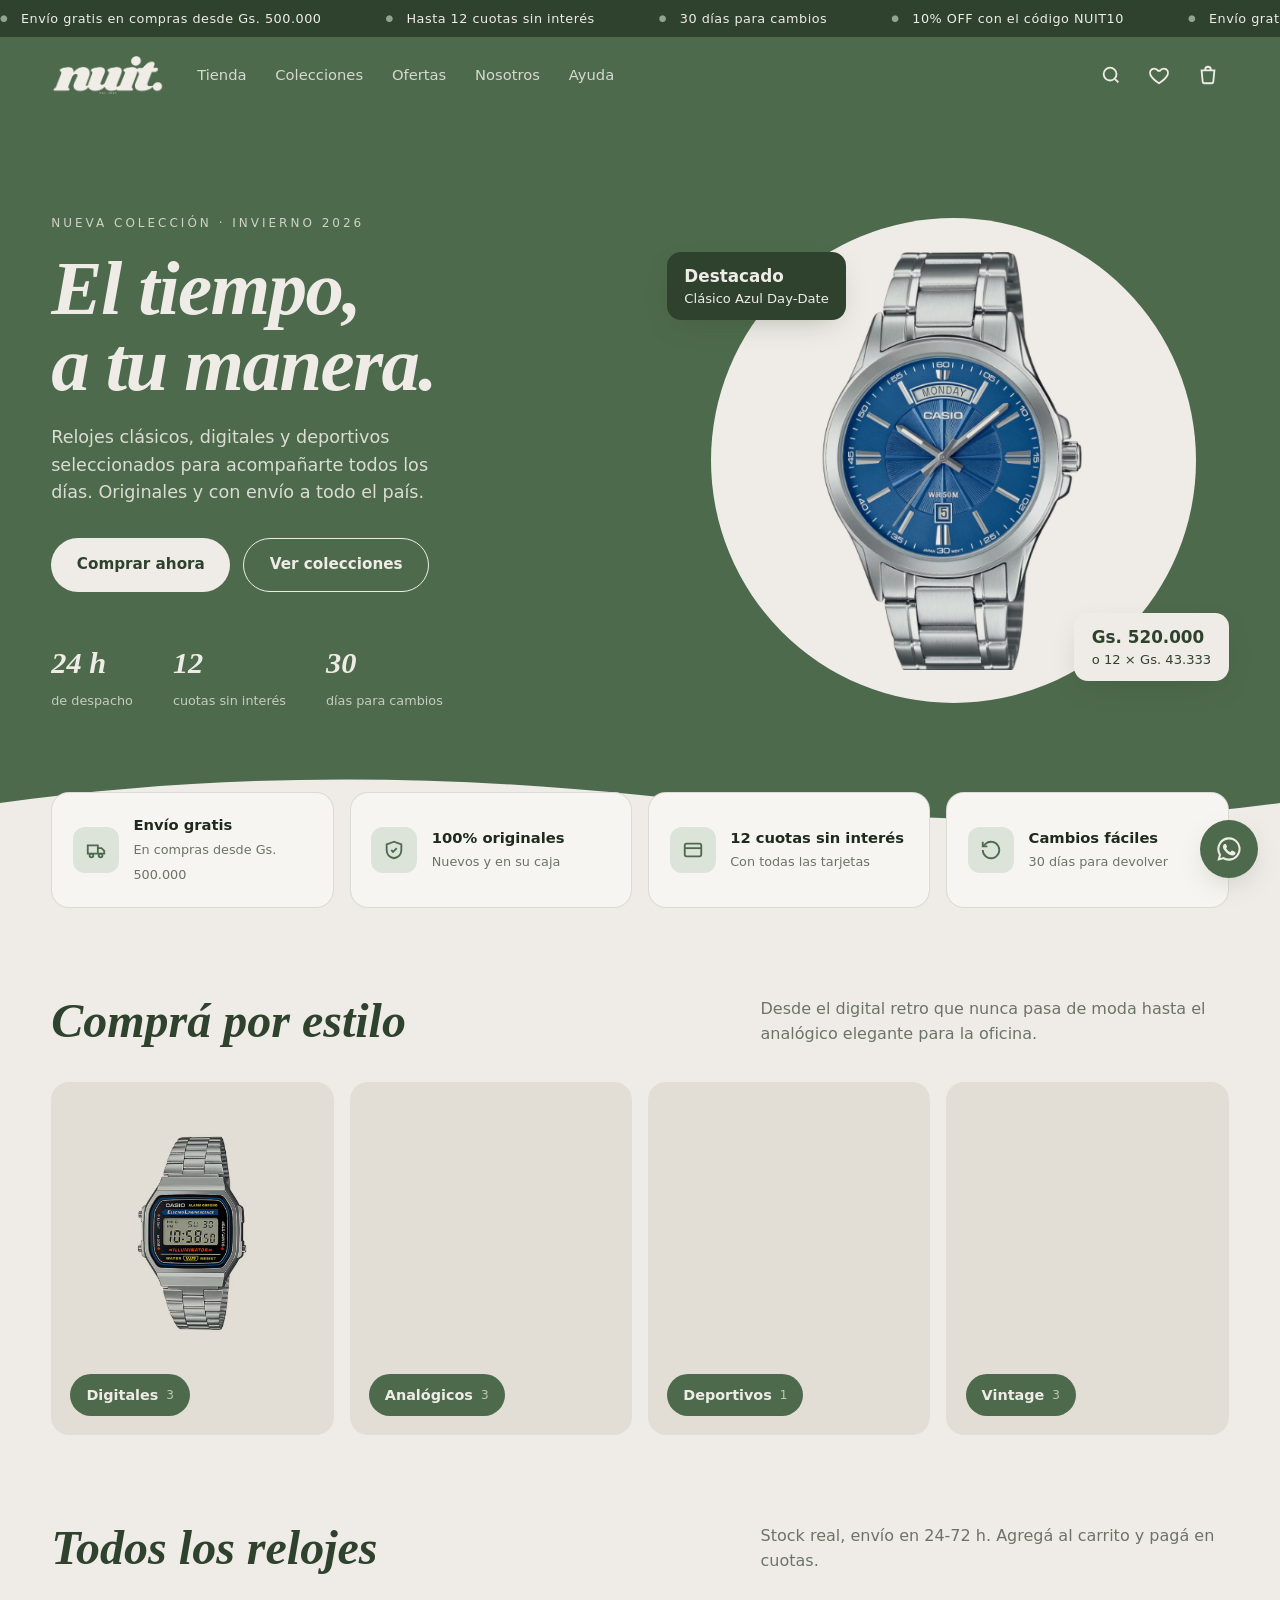
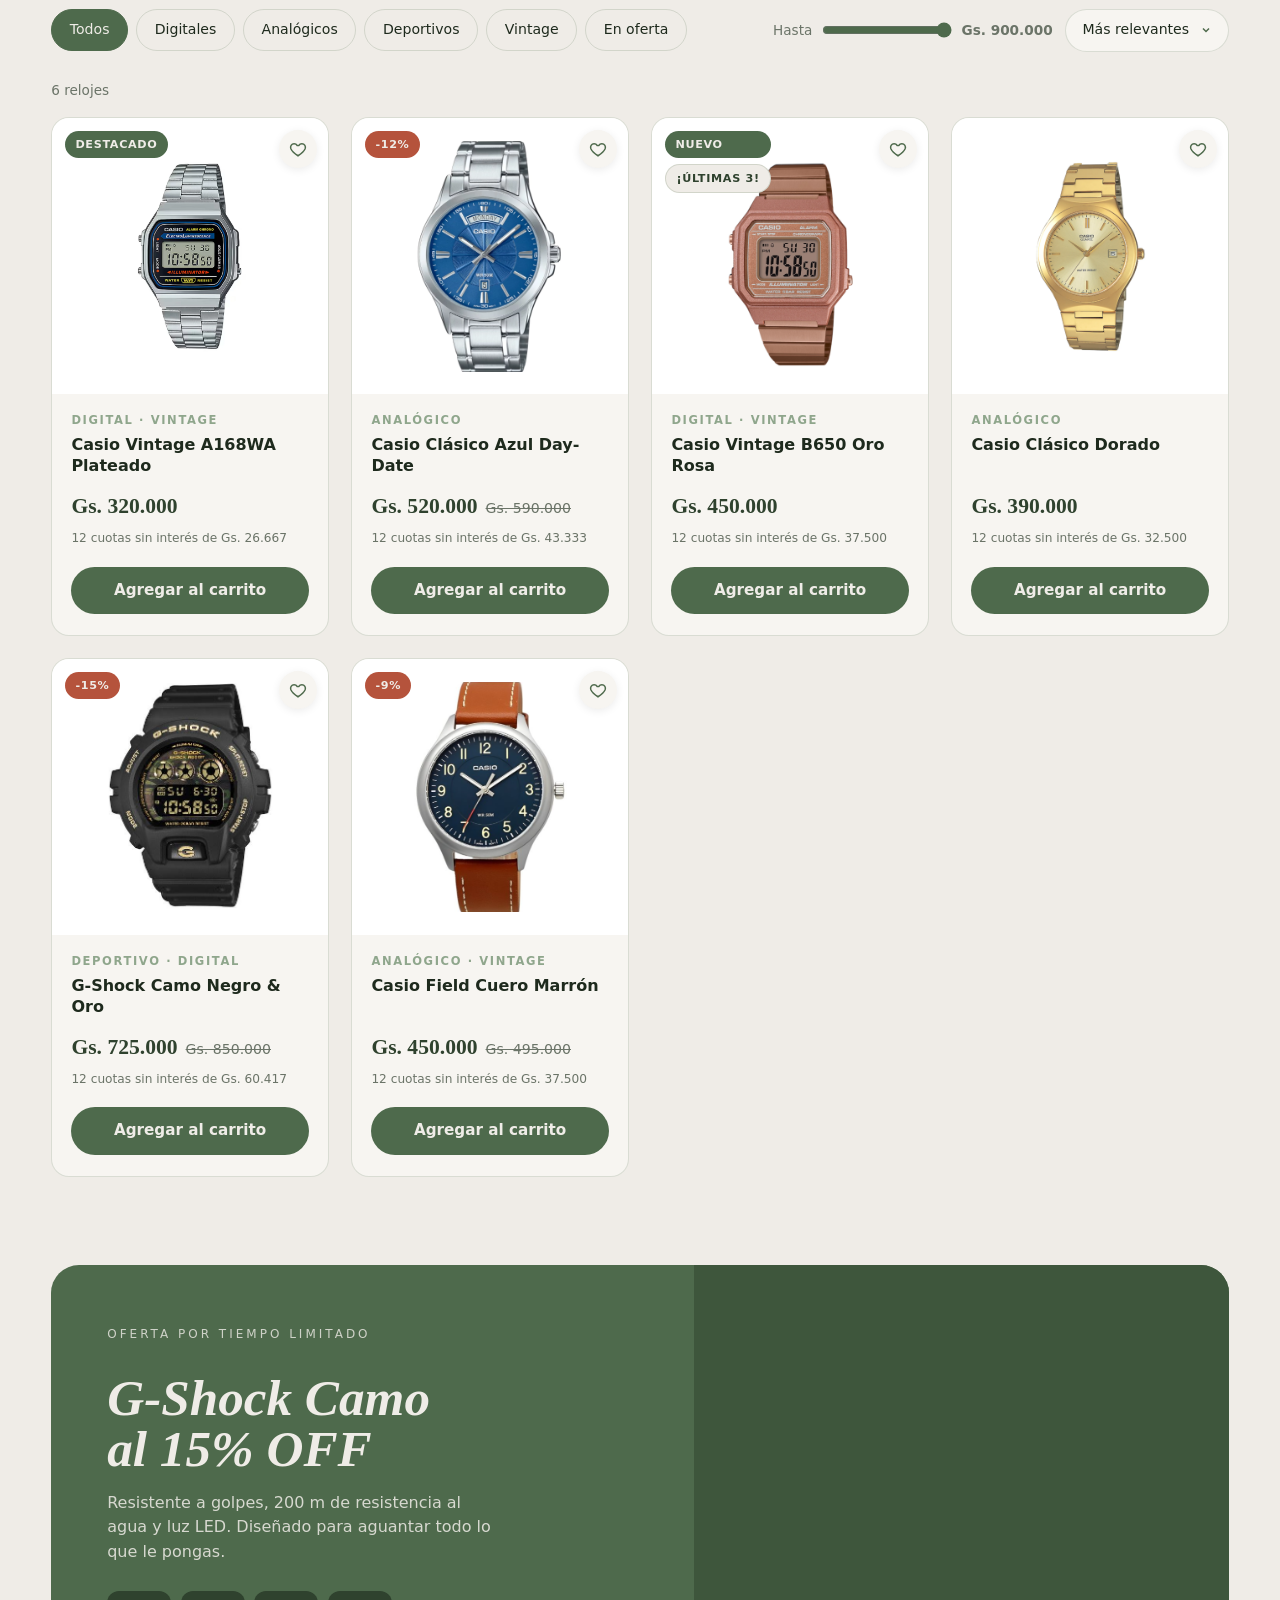
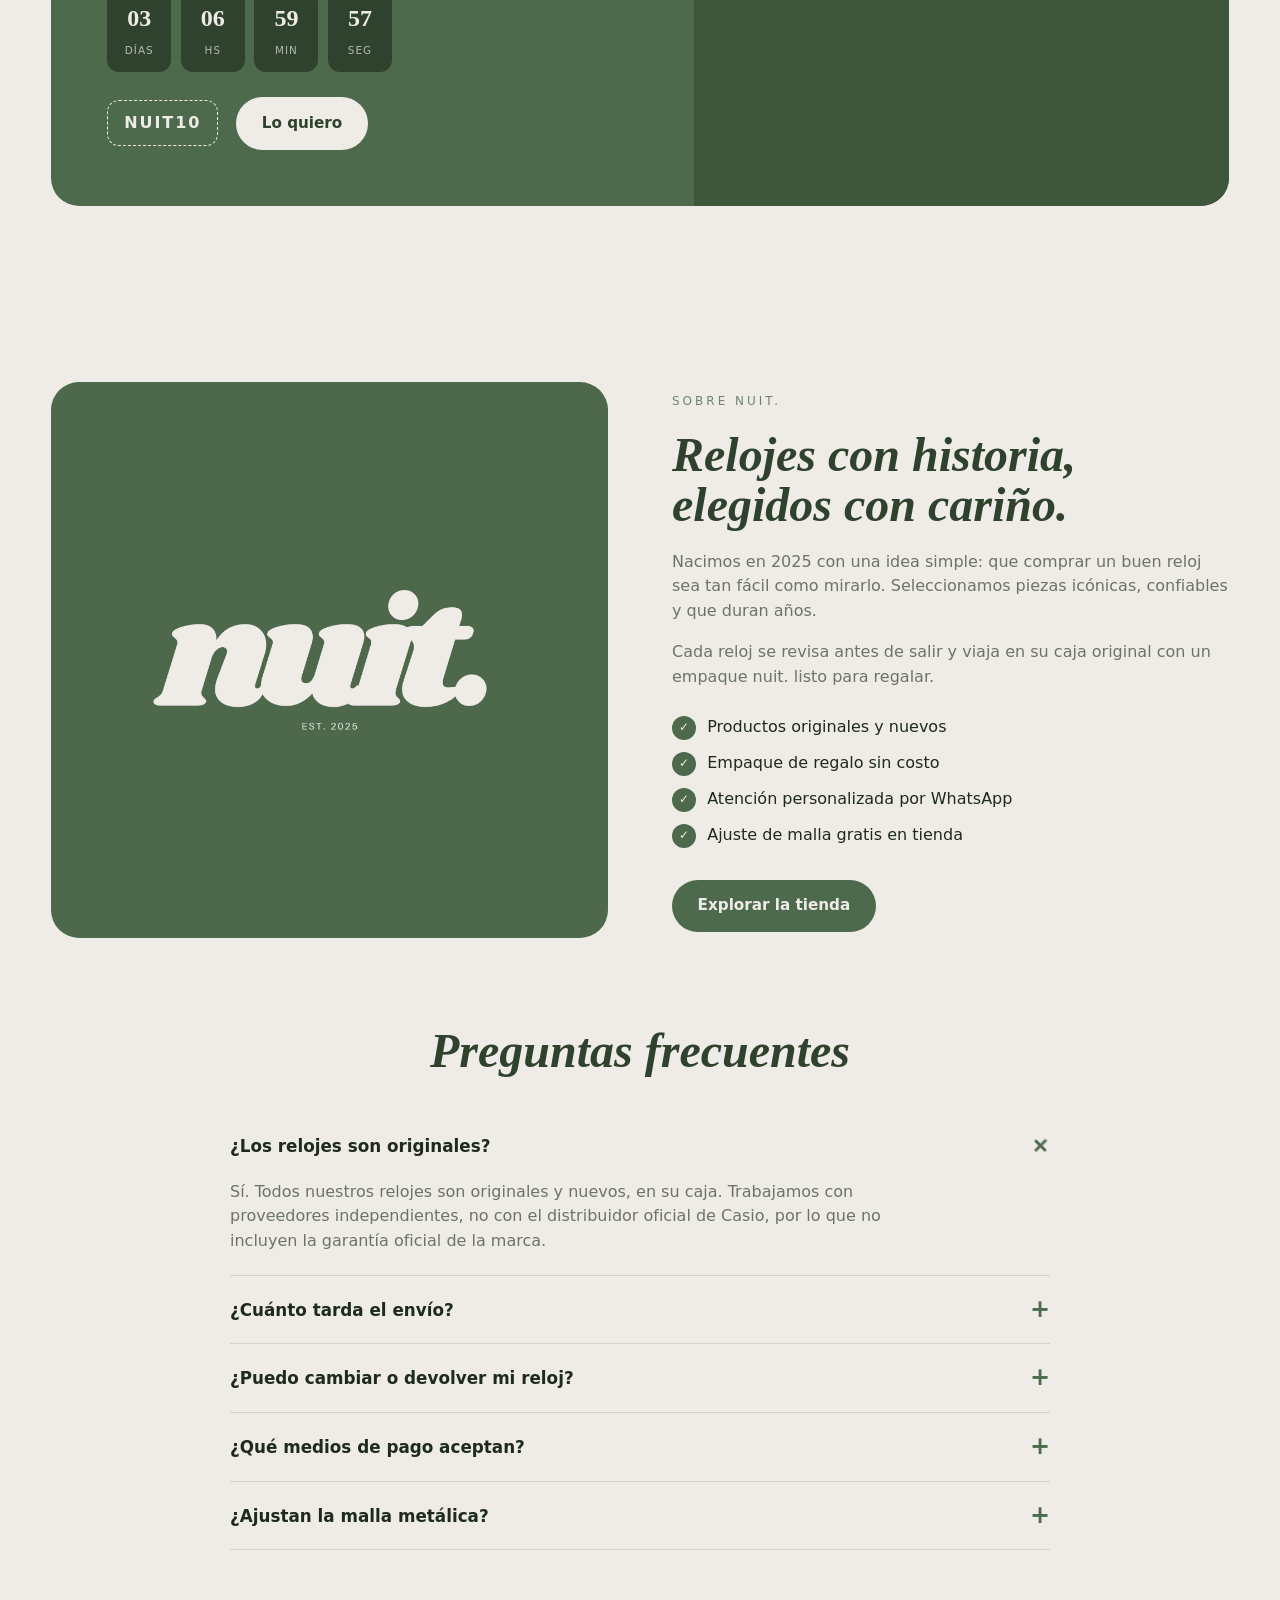
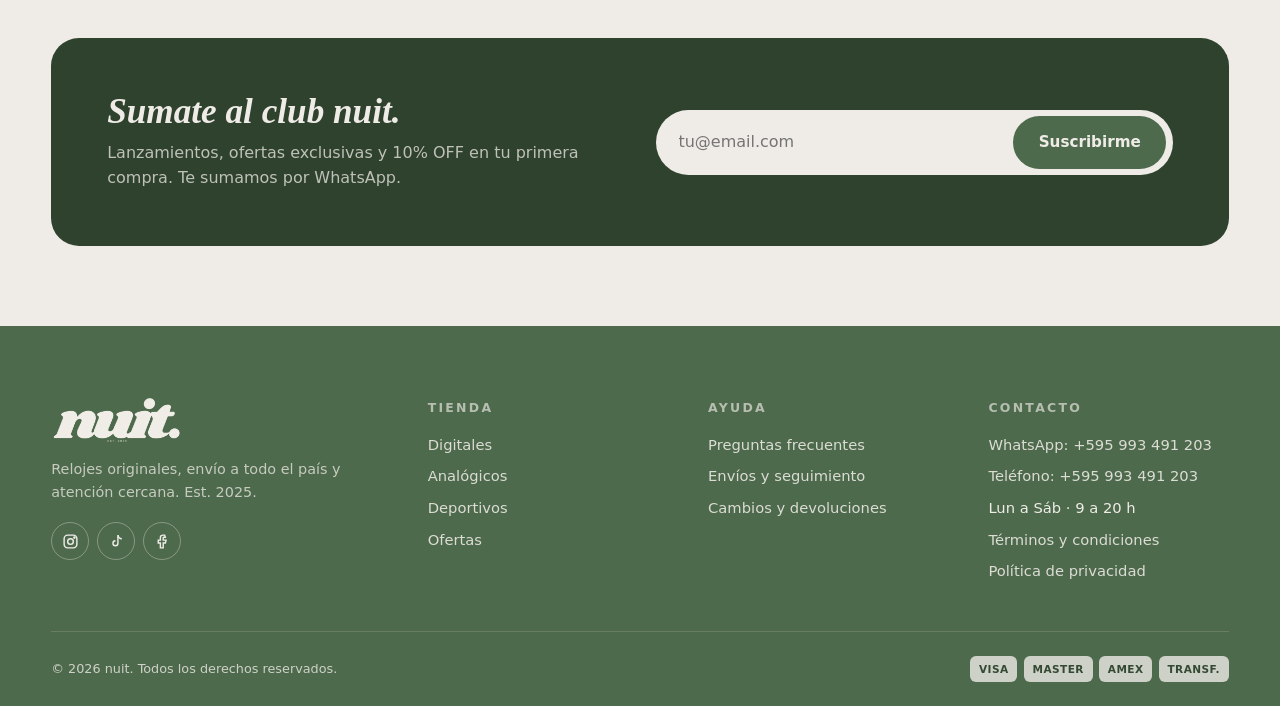
<file: index.html>
<!DOCTYPE html>
<html lang="es">
<head>
  <meta charset="UTF-8" />
  <meta name="viewport" content="width=device-width, initial-scale=1.0" />
  <meta http-equiv="Content-Security-Policy" content="default-src 'self'; script-src 'self'; style-src 'self' 'unsafe-inline' https://fonts.googleapis.com; font-src https://fonts.gstatic.com; img-src 'self' data:; connect-src 'none'; object-src 'none'; base-uri 'none'; form-action 'none'; upgrade-insecure-requests" />
  <meta name="referrer" content="strict-origin-when-cross-origin" />
  <title>nuit. — Relojes que marcan tu estilo</title>
  <meta name="description" content="nuit. Tienda online de relojes: digitales, analógicos y deportivos. Envío gratis, cambios en 30 días y pago en cuotas." />
  <meta name="theme-color" content="#4E6A4C" />
  <meta property="og:title" content="nuit. — Relojes" />
  <meta property="og:description" content="Relojes digitales, analógicos y deportivos originales." />
  <meta property="og:image" content="img/logo-verde.png" />
  <link rel="icon" href="img/icono-n.png" />
  <link rel="preconnect" href="https://fonts.googleapis.com" />
  <link rel="preconnect" href="https://fonts.gstatic.com" crossorigin />
  <link href="https://fonts.googleapis.com/css2?family=Fraunces:ital,opsz,wght@0,9..144,600;0,9..144,800;1,9..144,700;1,9..144,800;1,9..144,900&family=Inter:wght@400;500;600;700&display=swap" rel="stylesheet" />
  <link rel="stylesheet" href="styles.css" />
</head>
<body>

  <!-- Barra de anuncios -->
  <div class="announce" aria-label="Promociones">
    <div class="announce-track">
      <span>Envío gratis en compras desde Gs. 500.000</span>
      <span>Hasta 12 cuotas sin interés</span>
      <span>30 días para cambios</span>
      <span>10% OFF con el código NUIT10</span>
      <span>Envío gratis en compras desde Gs. 500.000</span>
      <span>Hasta 12 cuotas sin interés</span>
      <span>30 días para cambios</span>
      <span>10% OFF con el código NUIT10</span>
    </div>
  </div>

  <!-- Header -->
  <header class="header" id="header">
    <div class="container header-inner">
      <button class="icon-btn menu-toggle" id="menuToggle" aria-label="Abrir menú">
        <svg viewBox="0 0 24 24" fill="none" stroke="currentColor" stroke-width="2"><path d="M4 7h16M4 12h16M4 17h16"/></svg>
      </button>
      <a href="#" class="logo" aria-label="nuit. inicio"><img src="img/logo-crema.webp" alt="nuit." /></a>
      <nav class="nav" aria-label="Principal">
        <a href="#tienda">Tienda</a>
        <a href="#categorias">Colecciones</a>
        <a href="#ofertas">Ofertas</a>
        <a href="#nosotros">Nosotros</a>
        <a href="#faq">Ayuda</a>
      </nav>
      <div class="header-actions">
        <button class="icon-btn" id="searchToggle" aria-label="Buscar">
          <svg viewBox="0 0 24 24" fill="none" stroke="currentColor" stroke-width="2"><circle cx="11" cy="11" r="7"/><path d="m20 20-3.5-3.5"/></svg>
        </button>
        <button class="icon-btn" id="favBtn" aria-label="Favoritos">
          <svg viewBox="0 0 24 24" fill="none" stroke="currentColor" stroke-width="2"><path d="M12 21s-7.5-4.6-9.5-9.3C1.2 8.4 3.3 5 6.8 5c2 0 3.4 1.1 4.2 2.4h2C13.8 6.1 15.2 5 17.2 5c3.5 0 5.6 3.4 4.3 6.7C19.5 16.4 12 21 12 21z"/></svg>
          <span class="badge-count" id="favCount">0</span>
        </button>
        <button class="icon-btn" id="cartBtn" aria-label="Abrir carrito">
          <svg viewBox="0 0 24 24" fill="none" stroke="currentColor" stroke-width="2"><path d="M5 7h14l-1.2 12.1a2 2 0 0 1-2 1.9H8.2a2 2 0 0 1-2-1.9L5 7z"/><path d="M9 7V6a3 3 0 0 1 6 0v1"/></svg>
          <span class="badge-count" id="cartCount">0</span>
        </button>
      </div>
    </div>
    <div class="search-bar" id="searchBar">
      <form class="container" id="searchForm" role="search">
        <label for="searchInput" class="sr-only">Buscar relojes</label>
        <input id="searchInput" type="search" placeholder="Buscar por modelo, color o estilo…" autocomplete="off" />
        <button class="btn btn-light" type="submit">Buscar</button>
      </form>
    </div>
  </header>

  <!-- Menú móvil -->
  <nav class="mobile-nav" id="mobileNav" aria-label="Menú móvil">
    <button class="close" data-close-mobile aria-label="Cerrar menú">×</button>
    <a href="#tienda" data-close-mobile>Tienda</a>
    <a href="#categorias" data-close-mobile>Colecciones</a>
    <a href="#ofertas" data-close-mobile>Ofertas</a>
    <a href="#nosotros" data-close-mobile>Nosotros</a>
    <a href="#faq" data-close-mobile>Ayuda</a>
  </nav>

  <main>
    <!-- Hero -->
    <section class="hero">
      <div class="container hero-inner">
        <div>
          <span class="eyebrow">Nueva colección · Invierno 2026</span>
          <h1>El tiempo,<br />a tu manera.</h1>
          <p>Relojes clásicos, digitales y deportivos seleccionados para acompañarte todos los días. Originales y con envío a todo el país.</p>
          <div class="hero-ctas">
            <a href="#tienda" class="btn btn-light">Comprar ahora</a>
            <a href="#categorias" class="btn btn-outline">Ver colecciones</a>
          </div>
          <div class="hero-stats">
            <div><strong>24 h</strong><span>de despacho</span></div>
            <div><strong>12</strong><span>cuotas sin interés</span></div>
            <div><strong>30</strong><span>días para cambios</span></div>
          </div>
        </div>
        <div class="hero-visual">
          <div class="hero-circle"></div>
          <img src="img/mtp1381-azul.png" alt="Reloj analógico plateado con esfera azul" />
          <div class="hero-tag t1"><strong>Destacado</strong>Clásico Azul Day-Date</div>
          <div class="hero-tag t2"><strong>Gs. 520.000</strong>o 12 × Gs. 43.333</div>
        </div>
      </div>
      <svg class="hero-wave" viewBox="0 0 1440 60" preserveAspectRatio="none" aria-hidden="true"><path fill="currentColor" d="M0 60V30C240 0 480 0 720 22s480 38 720 8v30z"/></svg>
    </section>

    <!-- Beneficios -->
    <div class="container perks">
      <div class="perk"><div class="perk-ico"><svg viewBox="0 0 24 24" fill="none" stroke="currentColor" stroke-width="2"><path d="M3 7h11v9H3zM14 10h4l3 3v3h-7z"/><circle cx="7" cy="18" r="2"/><circle cx="17" cy="18" r="2"/></svg></div><div><strong>Envío gratis</strong><span>En compras desde Gs. 500.000</span></div></div>
      <div class="perk"><div class="perk-ico"><svg viewBox="0 0 24 24" fill="none" stroke="currentColor" stroke-width="2"><path d="M12 3 4 6v6c0 5 3.5 8 8 9 4.5-1 8-4 8-9V6z"/><path d="m9 12 2 2 4-4"/></svg></div><div><strong>100% originales</strong><span>Nuevos y en su caja</span></div></div>
      <div class="perk"><div class="perk-ico"><svg viewBox="0 0 24 24" fill="none" stroke="currentColor" stroke-width="2"><rect x="3" y="5" width="18" height="14" rx="2"/><path d="M3 10h18"/></svg></div><div><strong>12 cuotas sin interés</strong><span>Con todas las tarjetas</span></div></div>
      <div class="perk"><div class="perk-ico"><svg viewBox="0 0 24 24" fill="none" stroke="currentColor" stroke-width="2"><path d="M3 12a9 9 0 1 0 3-6.7L3 8"/><path d="M3 3v5h5"/></svg></div><div><strong>Cambios fáciles</strong><span>30 días para devolver</span></div></div>
    </div>

    <!-- Categorías -->
    <section class="section" id="categorias">
      <div class="container">
        <div class="section-head">
          <h2>Comprá por estilo</h2>
          <p>Desde el digital retro que nunca pasa de moda hasta el analógico elegante para la oficina.</p>
        </div>
        <div class="cats">
          <button class="cat" data-cat="digital"><img src="img/a168-plata.png" alt="" /><span class="cat-label">Digitales <small id="c-digital"></small></span></button>
          <button class="cat" data-cat="analogico"><img src="img/mtp1170-dorado.png" alt="" /><span class="cat-label">Analógicos <small id="c-analogico"></small></span></button>
          <button class="cat" data-cat="deportivo"><img src="img/gshock-negro.png" alt="" /><span class="cat-label">Deportivos <small id="c-deportivo"></small></span></button>
          <button class="cat" data-cat="vintage"><img src="img/b650-rosa.png" alt="" /><span class="cat-label">Vintage <small id="c-vintage"></small></span></button>
        </div>
      </div>
    </section>

    <!-- Tienda -->
    <section class="section" id="tienda" style="padding-top:0">
      <div class="container">
        <div class="section-head">
          <h2>Todos los relojes</h2>
          <p>Stock real, envío en 24-72 h. Agregá al carrito y pagá en cuotas.</p>
        </div>
        <div class="toolbar">
          <div class="chips" id="chips" role="tablist" aria-label="Filtrar por categoría">
            <button class="chip active" data-filter="todos">Todos</button>
            <button class="chip" data-filter="digital">Digitales</button>
            <button class="chip" data-filter="analogico">Analógicos</button>
            <button class="chip" data-filter="deportivo">Deportivos</button>
            <button class="chip" data-filter="vintage">Vintage</button>
            <button class="chip" data-filter="oferta">En oferta</button>
          </div>
          <div class="toolbar-right">
            <div class="price-filter">
              <label for="maxPrice">Hasta</label>
              <input type="range" id="maxPrice" min="300000" max="900000" step="25000" value="900000" />
              <strong id="maxPriceLabel">Gs. 900.000</strong>
            </div>
            <label for="sort" class="sr-only">Ordenar</label>
            <select id="sort" class="select">
              <option value="relevancia">Más relevantes</option>
              <option value="precio-asc">Menor precio</option>
              <option value="precio-desc">Mayor precio</option>
              <option value="nombre">Nombre A-Z</option>
            </select>
          </div>
        </div>
        <p class="result-count" id="resultCount" aria-live="polite"></p>
        <div class="grid" id="grid" style="margin-top:1rem"></div>
      </div>
    </section>

    <!-- Promo -->
    <section class="section" id="ofertas" style="padding-top:0">
      <div class="container">
        <div class="promo">
          <div class="promo-text">
            <span class="eyebrow">Oferta por tiempo limitado</span>
            <h3>G-Shock Camo<br />al 15% OFF</h3>
            <p>Resistente a golpes, 200 m de resistencia al agua y luz LED. Diseñado para aguantar todo lo que le pongas.</p>
            <div class="countdown" id="countdown" aria-label="Tiempo restante de la oferta">
              <div><b id="cd-d">00</b><small>días</small></div>
              <div><b id="cd-h">00</b><small>hs</small></div>
              <div><b id="cd-m">00</b><small>min</small></div>
              <div><b id="cd-s">00</b><small>seg</small></div>
            </div>
            <span class="code">NUIT10</span>
            <button class="btn btn-light" data-quick="gshock-camo">Lo quiero</button>
          </div>
          <div class="promo-visual"><img src="img/gshock-negro.png" alt="Reloj deportivo negro con detalles dorados" style="mix-blend-mode:multiply;border-radius:24px" /></div>
        </div>
      </div>
    </section>

    <!-- Nosotros -->
    <section class="section" id="nosotros">
      <div class="container about">
        <div class="about-img"><img src="img/logo-verde.png" alt="Logo nuit. Est. 2025" /></div>
        <div>
          <span class="eyebrow" style="color:var(--verde)">Sobre nuit.</span>
          <h2>Relojes con historia, elegidos con cariño.</h2>
          <p>Nacimos en 2025 con una idea simple: que comprar un buen reloj sea tan fácil como mirarlo. Seleccionamos piezas icónicas, confiables y que duran años.</p>
          <p>Cada reloj se revisa antes de salir y viaja en su caja original con un empaque nuit. listo para regalar.</p>
          <ul class="checks">
            <li>Productos originales y nuevos</li>
            <li>Empaque de regalo sin costo</li>
            <li>Atención personalizada por WhatsApp</li>
            <li>Ajuste de malla gratis en tienda</li>
          </ul>
          <a href="#tienda" class="btn btn-primary">Explorar la tienda</a>
        </div>
      </div>
    </section>

    <!-- FAQ -->
    <section class="section" id="faq" style="padding-top:0">
      <div class="container">
        <div class="section-head" style="justify-content:center;text-align:center"><h2>Preguntas frecuentes</h2></div>
        <div class="faq">
          <details open><summary>¿Los relojes son originales?</summary><p>Sí. Todos nuestros relojes son originales y nuevos, en su caja. Trabajamos con proveedores independientes, no con el distribuidor oficial de Casio, por lo que no incluyen la garantía oficial de la marca.</p></details>
          <details><summary>¿Cuánto tarda el envío?</summary><p>Despachamos en 24 h hábiles. El envío estándar demora entre 2 y 5 días hábiles; el envío express llega en 24-48 h. Recibís un número de seguimiento por email.</p></details>
          <details><summary>¿Puedo cambiar o devolver mi reloj?</summary><p>Tenés 30 días desde que lo recibís para cambiarlo o devolverlo, siempre que esté sin uso, con film protector y en su caja original. El primer cambio es gratis.</p></details>
          <details><summary>¿Qué medios de pago aceptan?</summary><p>Tarjetas de crédito y débito (Visa, Mastercard, Amex), transferencia bancaria con 5% de descuento y pago contra entrega en ciudades seleccionadas. Hasta 12 cuotas sin interés.</p></details>
          <details><summary>¿Ajustan la malla metálica?</summary><p>Sí, el ajuste es gratis en nuestra tienda. Si comprás online, indicá la medida de tu muñeca en las notas del pedido y lo enviamos ajustado.</p></details>
        </div>
      </div>
    </section>

    <!-- Newsletter -->
    <section class="container">
      <div class="newsletter">
        <div>
          <h3>Sumate al club nuit.</h3>
          <p>Lanzamientos, ofertas exclusivas y 10% OFF en tu primera compra. Te sumamos por WhatsApp.</p>
        </div>
        <form id="newsletterForm" novalidate>
          <label for="nlEmail" class="sr-only">Email</label>
          <input id="nlEmail" type="email" placeholder="tu@email.com" required />
          <button class="btn btn-primary" type="submit">Suscribirme</button>
        </form>
      </div>
    </section>
  </main>

  <!-- Footer -->
  <footer class="footer">
    <div class="container">
      <div class="footer-grid">
        <div class="footer-brand">
          <img src="img/logo-crema.webp" alt="nuit." />
          <p>Relojes originales, envío a todo el país y atención cercana. Est. 2025.</p>
          <div class="socials">
            <a href="#" aria-label="Instagram"><svg viewBox="0 0 24 24" fill="none" stroke="currentColor" stroke-width="2"><rect x="3" y="3" width="18" height="18" rx="5"/><circle cx="12" cy="12" r="4"/><circle cx="17.5" cy="6.5" r=".8" fill="currentColor"/></svg></a>
            <a href="#" aria-label="TikTok"><svg viewBox="0 0 24 24" fill="none" stroke="currentColor" stroke-width="2"><path d="M14 3v11.5a3.5 3.5 0 1 1-3.5-3.5"/><path d="M14 3c.5 3 2.5 5 5.5 5"/></svg></a>
            <a href="#" aria-label="Facebook"><svg viewBox="0 0 24 24" fill="none" stroke="currentColor" stroke-width="2"><path d="M15 3h-2.5A3.5 3.5 0 0 0 9 6.5V10H6v4h3v7h4v-7h3l1-4h-4V7a1 1 0 0 1 1-1h2z"/></svg></a>
          </div>
        </div>
        <div><h4>Tienda</h4><ul><li><a href="#tienda" data-foot="digital">Digitales</a></li><li><a href="#tienda" data-foot="analogico">Analógicos</a></li><li><a href="#tienda" data-foot="deportivo">Deportivos</a></li><li><a href="#tienda" data-foot="oferta">Ofertas</a></li></ul></div>
        <div><h4>Ayuda</h4><ul><li><a href="#faq">Preguntas frecuentes</a></li><li><a href="#faq">Envíos y seguimiento</a></li><li><a href="terminos.html#cambios">Cambios y devoluciones</a></li></ul></div>
        <div><h4>Contacto</h4><ul><li><a href="https://wa.me/595993491203" target="_blank" rel="noopener">WhatsApp: +595 993 491 203</a></li><li><a href="tel:+595993491203">Teléfono: +595 993 491 203</a></li><li>Lun a Sáb · 9 a 20 h</li><li><a href="terminos.html">Términos y condiciones</a></li><li><a href="privacidad.html">Política de privacidad</a></li></ul></div>
      </div>
      <div class="footer-bottom">
        <span>© <span id="year"></span> nuit. Todos los derechos reservados.</span>
        <div class="pay-icons" aria-label="Medios de pago"><span>VISA</span><span>MASTER</span><span>AMEX</span><span>TRANSF.</span></div>
      </div>
    </div>
  </footer>

  <!-- WhatsApp -->
  <a class="wa" href="https://wa.me/595993491203" target="_blank" rel="noopener" aria-label="Escribinos por WhatsApp" id="waBtn">
    <svg viewBox="0 0 24 24" fill="currentColor"><path d="M12 2a10 10 0 0 0-8.6 15.1L2 22l5-1.3A10 10 0 1 0 12 2zm0 18.2a8.2 8.2 0 0 1-4.2-1.1l-.3-.2-3 .8.8-2.9-.2-.3A8.2 8.2 0 1 1 12 20.2zm4.5-6.1c-.2-.1-1.5-.7-1.7-.8s-.4-.1-.6.1-.7.8-.8 1-.3.2-.5.1a6.7 6.7 0 0 1-3.3-2.9c-.3-.4.3-.4.7-1.3a.5.5 0 0 0 0-.4l-.8-1.8c-.2-.5-.4-.4-.6-.4h-.5a1 1 0 0 0-.7.3 3 3 0 0 0-.9 2.2 5.2 5.2 0 0 0 1.1 2.7 11.8 11.8 0 0 0 4.5 4c1.7.7 2.3.8 3.2.6a2.7 2.7 0 0 0 1.8-1.3 2.2 2.2 0 0 0 .1-1.3c0-.1-.2-.2-.5-.3z"/></svg>
  </a>

  <!-- Overlay -->
  <div class="overlay" id="overlay"></div>

  <!-- Carrito -->
  <aside class="drawer" id="cartDrawer" aria-label="Carrito de compras" aria-hidden="true">
    <div class="drawer-head">
      <h3>Tu carrito <small id="cartItemsLabel" style="font-family:var(--sans);font-style:normal;font-size:.85rem;color:var(--gris);font-weight:500"></small></h3>
      <button class="close" data-close aria-label="Cerrar carrito">×</button>
    </div>
    <div class="ship-progress" id="shipProgress"></div>
    <div class="drawer-body" id="cartBody"></div>
    <div class="drawer-foot" id="cartFoot">
      <div class="coupon">
        <label for="couponInput" class="sr-only">Código de descuento</label>
        <input id="couponInput" placeholder="Código de descuento" />
        <button class="btn btn-outline" id="couponBtn">Aplicar</button>
      </div>
      <p class="coupon-msg" id="couponMsg"></p>
      <div class="totals" id="totals"></div>
      <button class="btn btn-primary btn-block" id="checkoutBtn">Finalizar compra</button>
      <p class="secure">🔒 Pago 100% seguro · Cambios gratis por 30 días</p>
    </div>
  </aside>

  <!-- Modal vista rápida -->
  <div class="modal" id="qvModal" role="dialog" aria-modal="true" aria-label="Detalle del producto">
    <div class="modal-box">
      <button class="close" data-close aria-label="Cerrar">×</button>
      <div id="qvContent"></div>
    </div>
  </div>

  <!-- Modal checkout -->
  <div class="modal" id="coModal" role="dialog" aria-modal="true" aria-label="Finalizar compra">
    <div class="modal-box">
      <button class="close" data-close aria-label="Cerrar">×</button>
      <div id="coContent"></div>
    </div>
  </div>

  <div class="toasts" id="toasts" aria-live="polite"></div>

  <script src="app.js"></script>
</body>
</html>
</file>
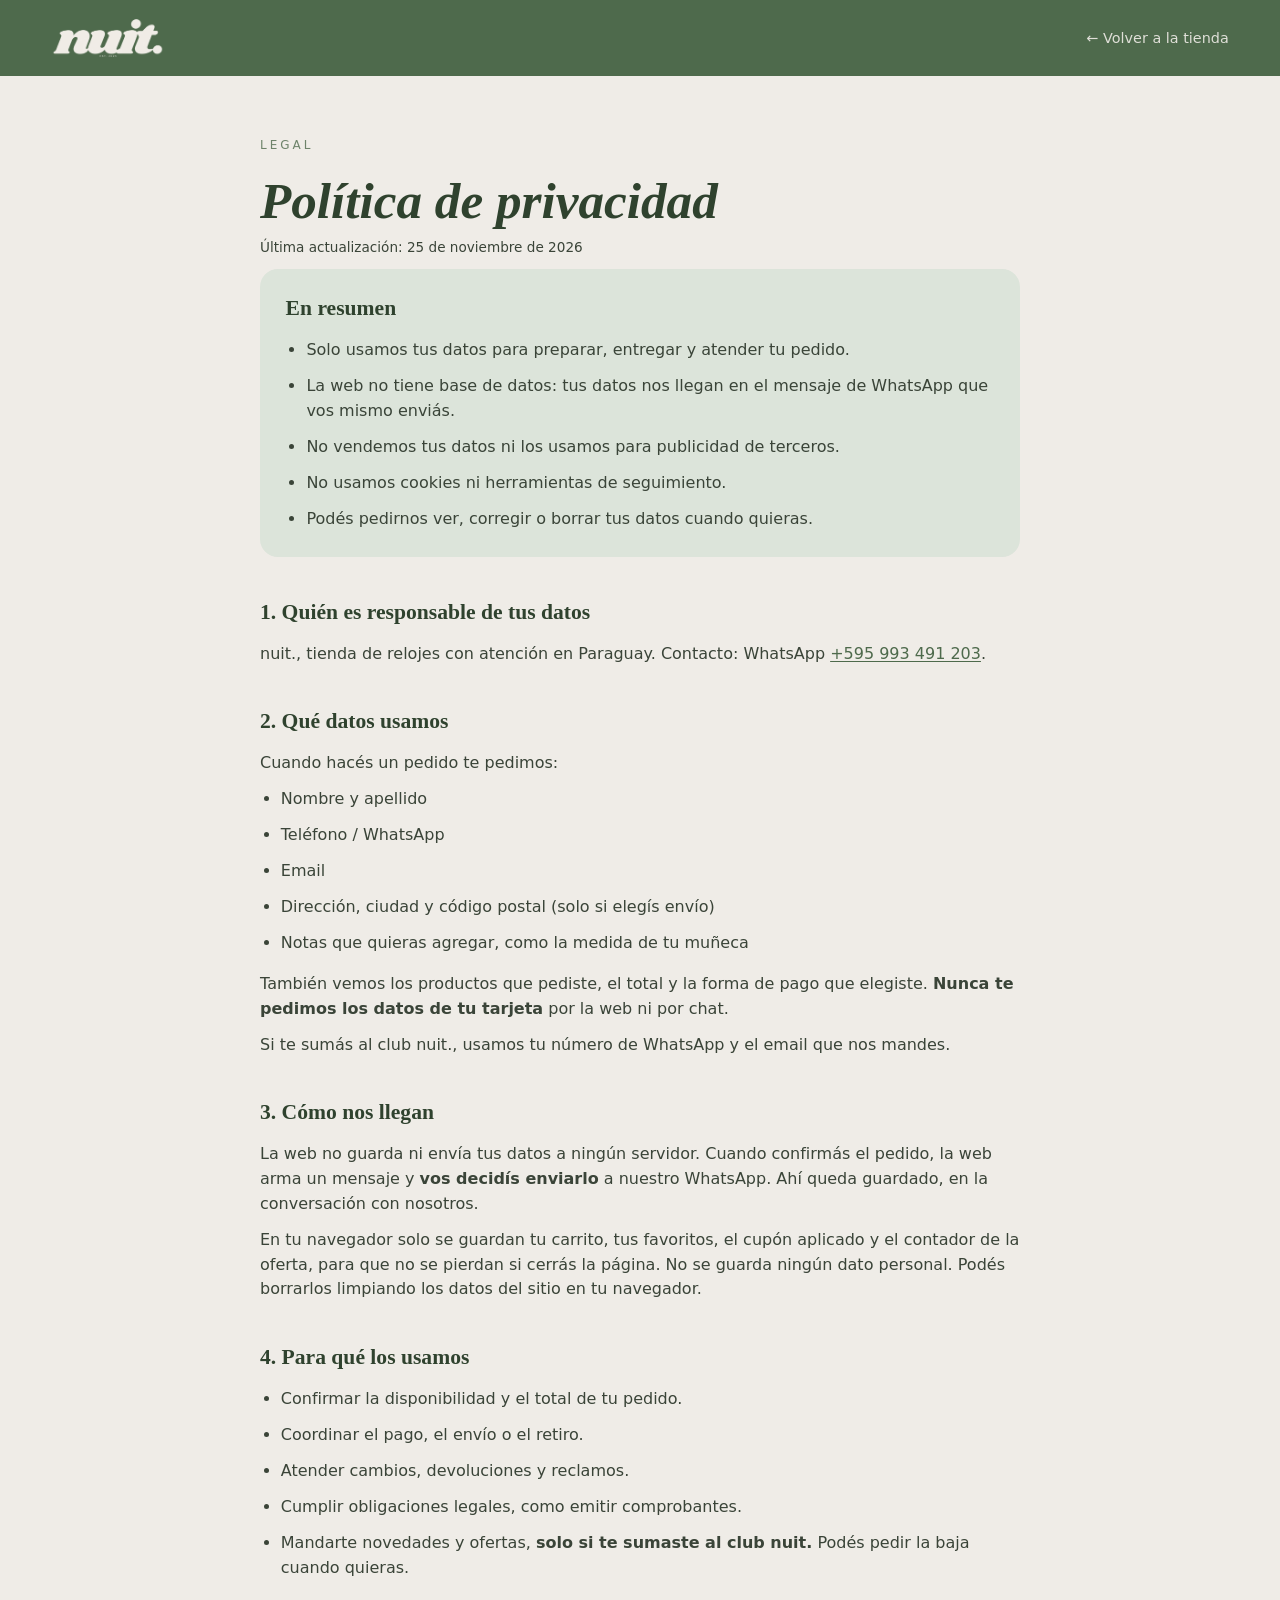
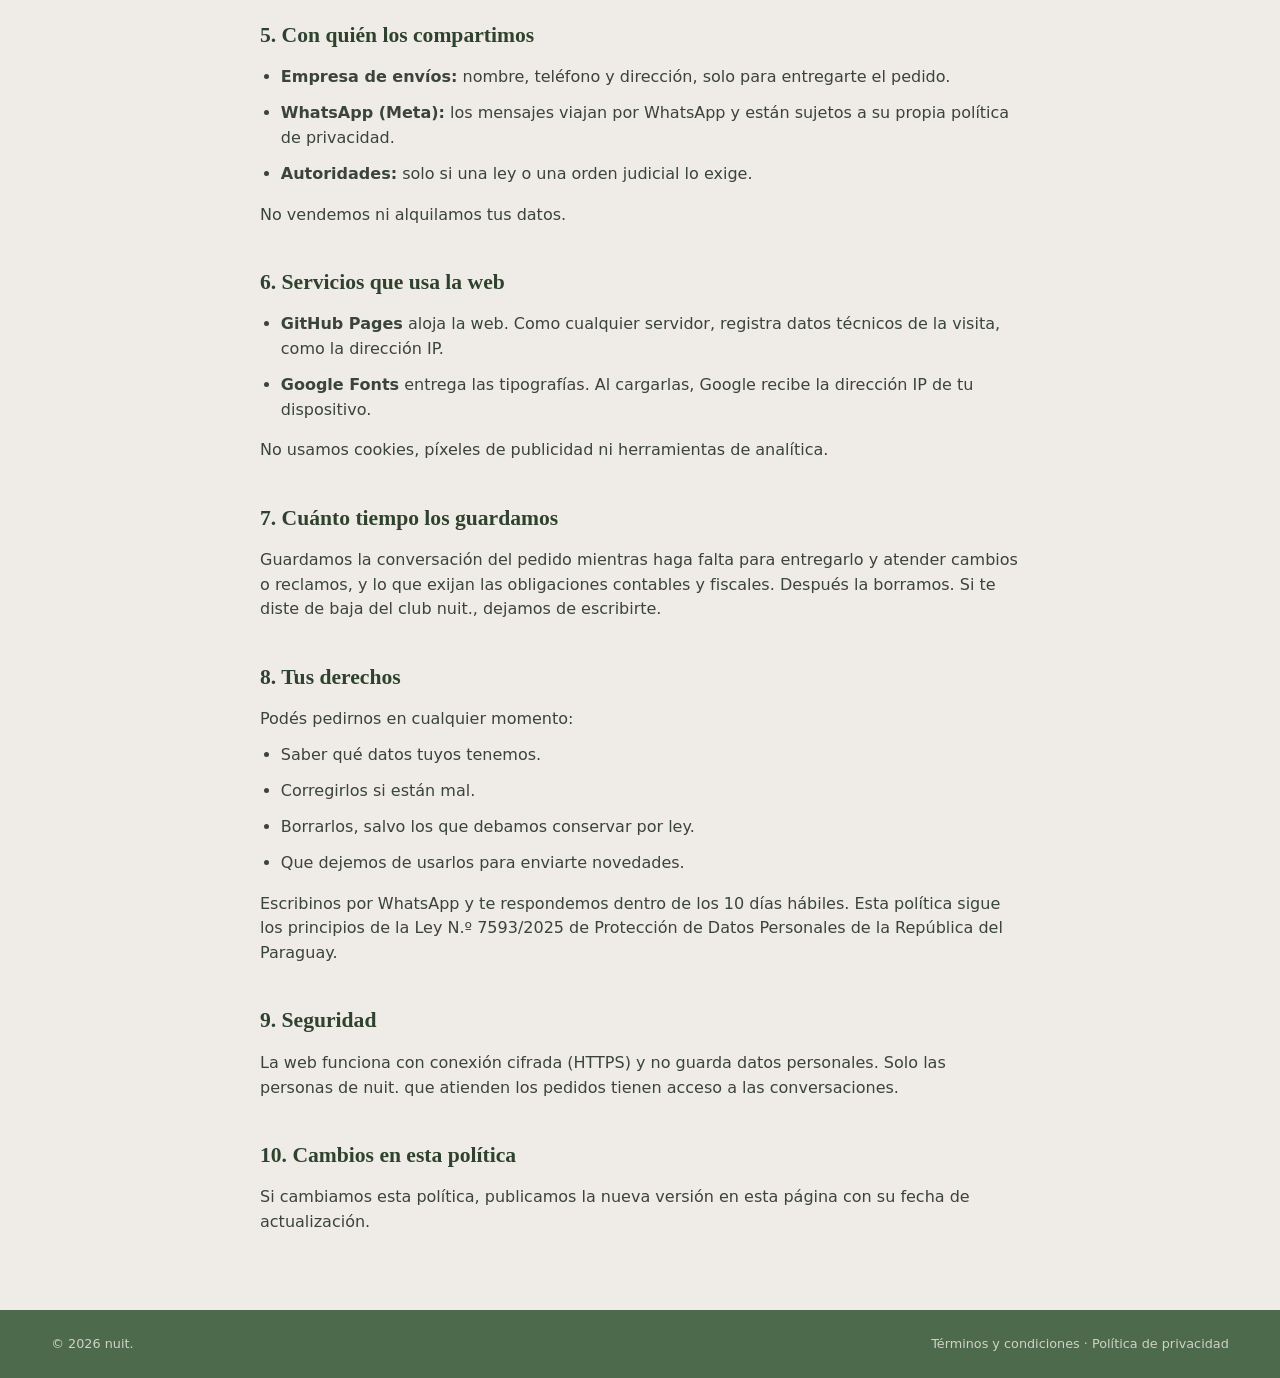
<file: privacidad.html>
<!DOCTYPE html>
<html lang="es">
<head>
  <meta charset="UTF-8" />
  <meta name="viewport" content="width=device-width, initial-scale=1.0" />
  <meta http-equiv="Content-Security-Policy" content="default-src 'self'; script-src 'none'; style-src 'self' 'unsafe-inline' https://fonts.googleapis.com; font-src https://fonts.gstatic.com; img-src 'self' data:; connect-src 'none'; object-src 'none'; base-uri 'none'; form-action 'none'; upgrade-insecure-requests" />
  <meta name="referrer" content="strict-origin-when-cross-origin" />
  <title>Política de privacidad — nuit.</title>
  <meta name="description" content="Qué datos personales usa la tienda online de relojes nuit., para qué y cómo ejercer tus derechos." />
  <meta name="theme-color" content="#4E6A4C" />
  <link rel="icon" href="img/icono-n.png" />
  <link rel="preconnect" href="https://fonts.googleapis.com" />
  <link rel="preconnect" href="https://fonts.gstatic.com" crossorigin />
  <link href="https://fonts.googleapis.com/css2?family=Fraunces:ital,opsz,wght@0,9..144,600;0,9..144,800;1,9..144,700;1,9..144,800;1,9..144,900&family=Inter:wght@400;500;600;700&display=swap" rel="stylesheet" />
  <link rel="stylesheet" href="styles.css" />
</head>
<body>
  <header class="header">
    <div class="container header-inner">
      <a href="index.html" class="logo" aria-label="nuit. inicio"><img src="img/logo-crema.webp" alt="nuit." /></a>
      <a href="index.html" class="legal-back">← Volver a la tienda</a>
    </div>
  </header>

  <main class="legal container">
    <span class="eyebrow">Legal</span>
    <h1>Política de privacidad</h1>
    <p class="legal-updated">Última actualización: 25 de noviembre de 2026</p>

    <div class="legal-summary">
      <h2>En resumen</h2>
      <ul>
        <li>Solo usamos tus datos para preparar, entregar y atender tu pedido.</li>
        <li>La web no tiene base de datos: tus datos nos llegan en el mensaje de WhatsApp que vos mismo enviás.</li>
        <li>No vendemos tus datos ni los usamos para publicidad de terceros.</li>
        <li>No usamos cookies ni herramientas de seguimiento.</li>
        <li>Podés pedirnos ver, corregir o borrar tus datos cuando quieras.</li>
      </ul>
    </div>

    <section id="responsable">
      <h2>1. Quién es responsable de tus datos</h2>
      <p>nuit., tienda de relojes con atención en Paraguay. Contacto: WhatsApp <a href="https://wa.me/595993491203" target="_blank" rel="noopener noreferrer">+595 993 491 203</a>.</p>
    </section>

    <section id="datos">
      <h2>2. Qué datos usamos</h2>
      <p>Cuando hacés un pedido te pedimos:</p>
      <ul>
        <li>Nombre y apellido</li>
        <li>Teléfono / WhatsApp</li>
        <li>Email</li>
        <li>Dirección, ciudad y código postal (solo si elegís envío)</li>
        <li>Notas que quieras agregar, como la medida de tu muñeca</li>
      </ul>
      <p>También vemos los productos que pediste, el total y la forma de pago que elegiste. <strong>Nunca te pedimos los datos de tu tarjeta</strong> por la web ni por chat.</p>
      <p>Si te sumás al club nuit., usamos tu número de WhatsApp y el email que nos mandes.</p>
    </section>

    <section id="como">
      <h2>3. Cómo nos llegan</h2>
      <p>La web no guarda ni envía tus datos a ningún servidor. Cuando confirmás el pedido, la web arma un mensaje y <strong>vos decidís enviarlo</strong> a nuestro WhatsApp. Ahí queda guardado, en la conversación con nosotros.</p>
      <p>En tu navegador solo se guardan tu carrito, tus favoritos, el cupón aplicado y el contador de la oferta, para que no se pierdan si cerrás la página. No se guarda ningún dato personal. Podés borrarlos limpiando los datos del sitio en tu navegador.</p>
    </section>

    <section id="para-que">
      <h2>4. Para qué los usamos</h2>
      <ul>
        <li>Confirmar la disponibilidad y el total de tu pedido.</li>
        <li>Coordinar el pago, el envío o el retiro.</li>
        <li>Atender cambios, devoluciones y reclamos.</li>
        <li>Cumplir obligaciones legales, como emitir comprobantes.</li>
        <li>Mandarte novedades y ofertas, <strong>solo si te sumaste al club nuit.</strong> Podés pedir la baja cuando quieras.</li>
      </ul>
    </section>

    <section id="compartir">
      <h2>5. Con quién los compartimos</h2>
      <ul>
        <li><strong>Empresa de envíos:</strong> nombre, teléfono y dirección, solo para entregarte el pedido.</li>
        <li><strong>WhatsApp (Meta):</strong> los mensajes viajan por WhatsApp y están sujetos a su propia política de privacidad.</li>
        <li><strong>Autoridades:</strong> solo si una ley o una orden judicial lo exige.</li>
      </ul>
      <p>No vendemos ni alquilamos tus datos.</p>
    </section>

    <section id="terceros">
      <h2>6. Servicios que usa la web</h2>
      <ul>
        <li><strong>GitHub Pages</strong> aloja la web. Como cualquier servidor, registra datos técnicos de la visita, como la dirección IP.</li>
        <li><strong>Google Fonts</strong> entrega las tipografías. Al cargarlas, Google recibe la dirección IP de tu dispositivo.</li>
      </ul>
      <p>No usamos cookies, píxeles de publicidad ni herramientas de analítica.</p>
    </section>

    <section id="tiempo">
      <h2>7. Cuánto tiempo los guardamos</h2>
      <p>Guardamos la conversación del pedido mientras haga falta para entregarlo y atender cambios o reclamos, y lo que exijan las obligaciones contables y fiscales. Después la borramos. Si te diste de baja del club nuit., dejamos de escribirte.</p>
    </section>

    <section id="derechos">
      <h2>8. Tus derechos</h2>
      <p>Podés pedirnos en cualquier momento:</p>
      <ul>
        <li>Saber qué datos tuyos tenemos.</li>
        <li>Corregirlos si están mal.</li>
        <li>Borrarlos, salvo los que debamos conservar por ley.</li>
        <li>Que dejemos de usarlos para enviarte novedades.</li>
      </ul>
      <p>Escribinos por WhatsApp y te respondemos dentro de los 10 días hábiles. Esta política sigue los principios de la Ley N.º 7593/2025 de Protección de Datos Personales de la República del Paraguay.</p>
    </section>

    <section id="seguridad">
      <h2>9. Seguridad</h2>
      <p>La web funciona con conexión cifrada (HTTPS) y no guarda datos personales. Solo las personas de nuit. que atienden los pedidos tienen acceso a las conversaciones.</p>
    </section>

    <section id="cambios-politica">
      <h2>10. Cambios en esta política</h2>
      <p>Si cambiamos esta política, publicamos la nueva versión en esta página con su fecha de actualización.</p>
    </section>
  </main>

  <footer class="footer legal-footer">
    <div class="container footer-bottom">
      <span>© 2026 nuit.</span>
      <span><a href="terminos.html">Términos y condiciones</a> · <a href="privacidad.html">Política de privacidad</a></span>
    </div>
  </footer>
</body>
</html>
</file>
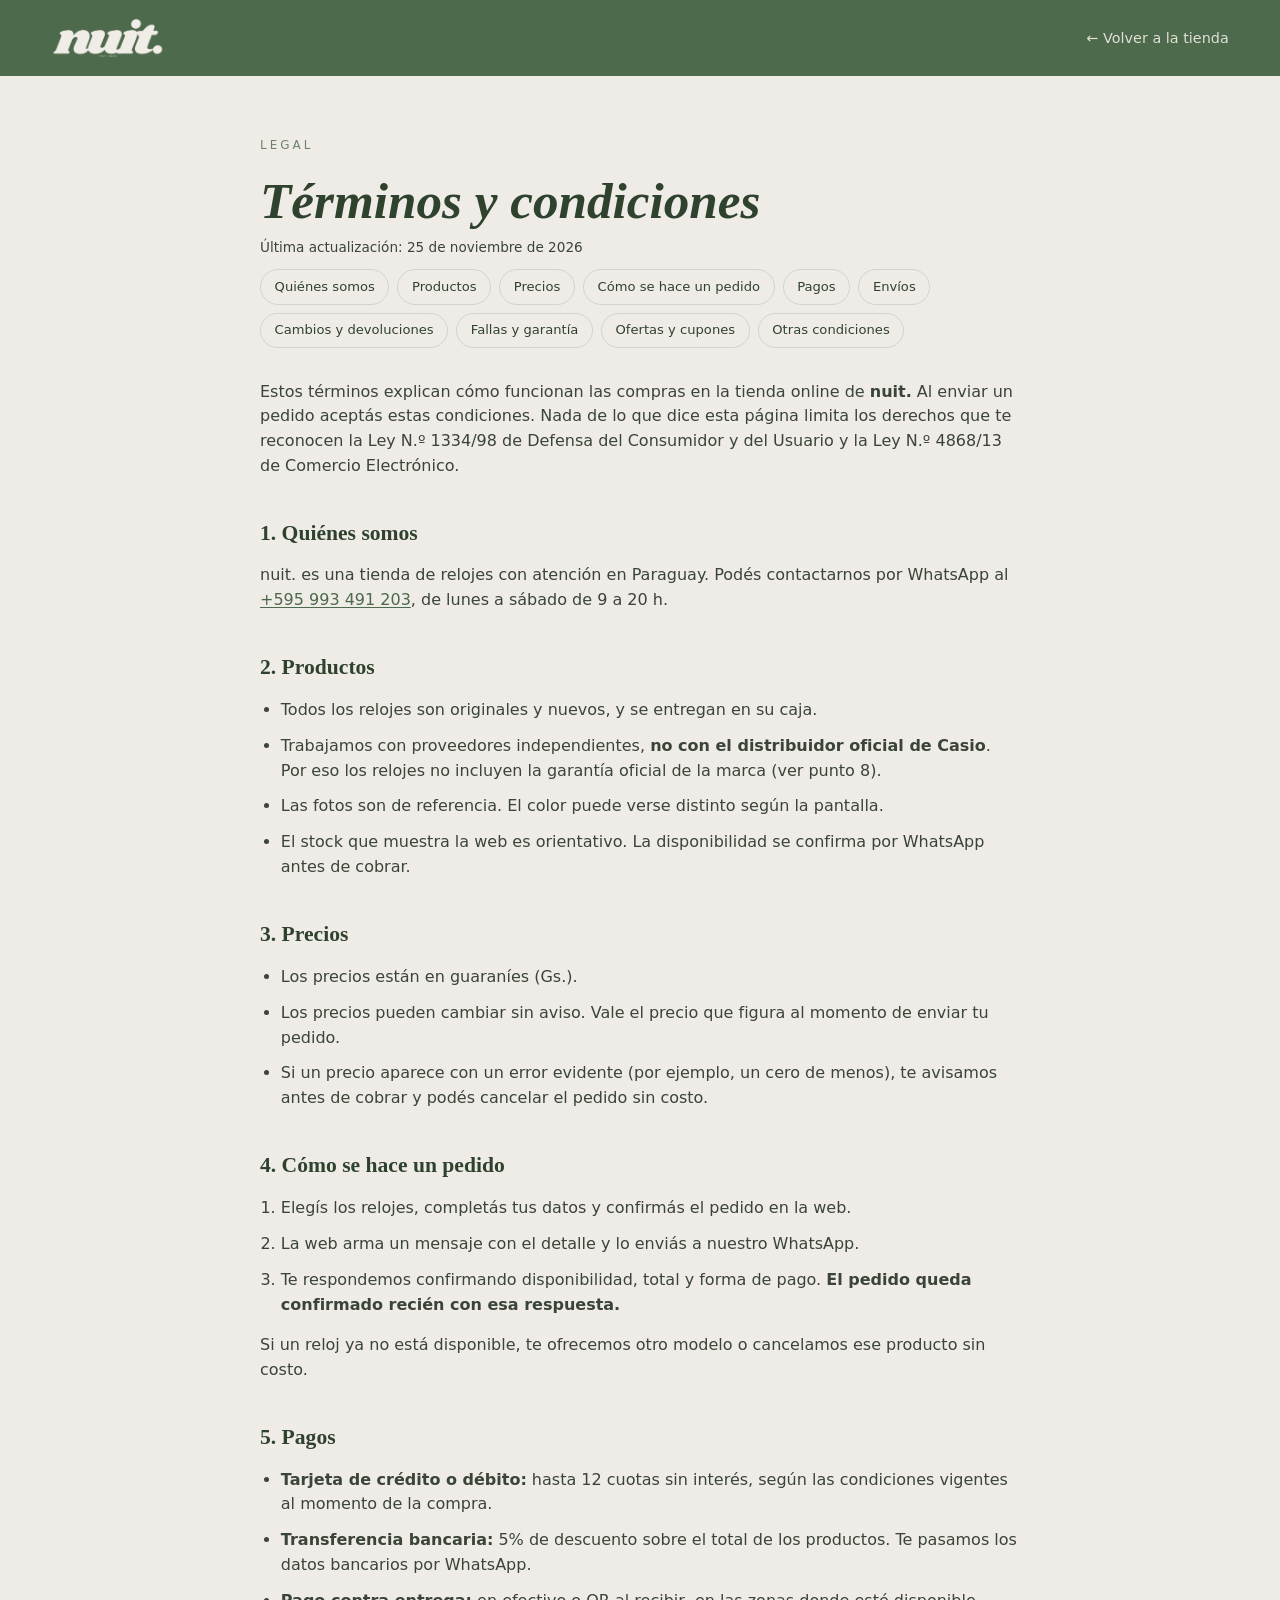
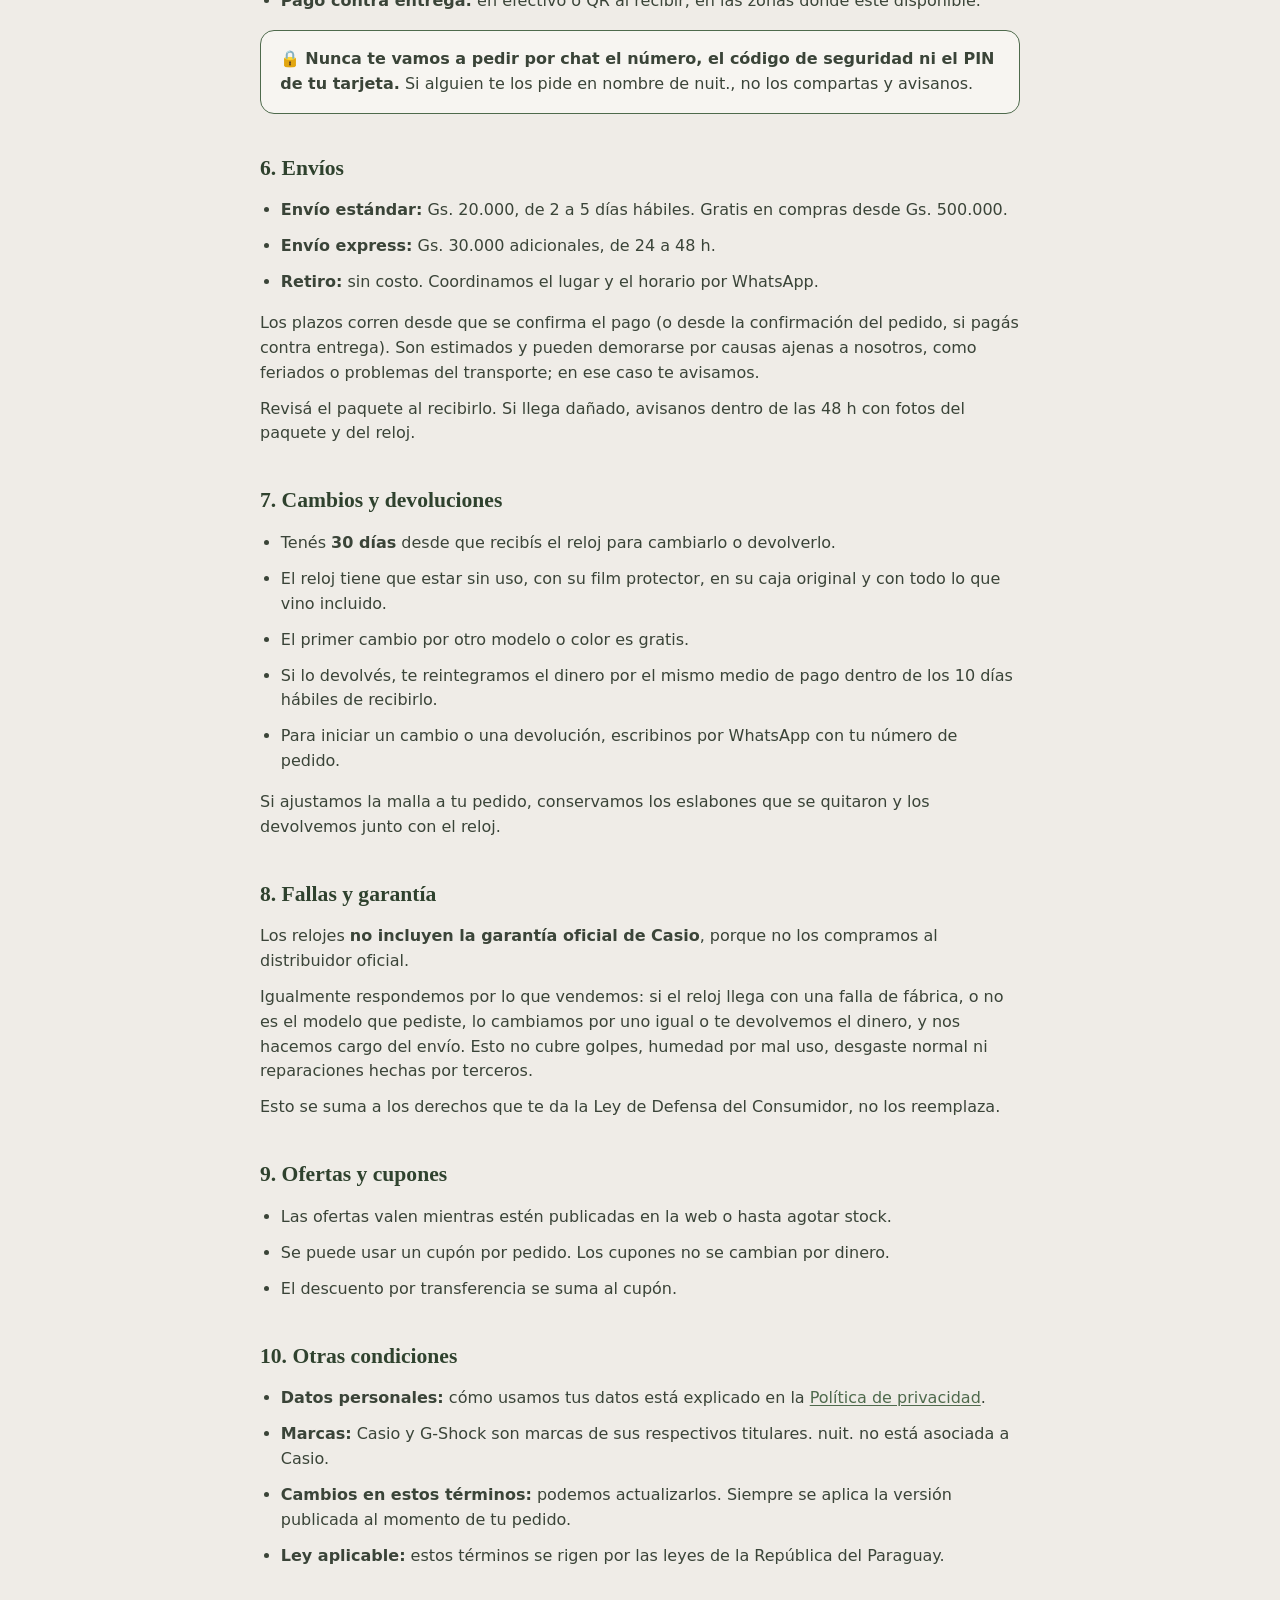
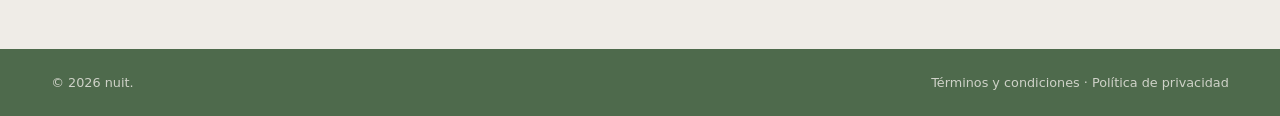
<file: terminos.html>
<!DOCTYPE html>
<html lang="es">
<head>
  <meta charset="UTF-8" />
  <meta name="viewport" content="width=device-width, initial-scale=1.0" />
  <meta http-equiv="Content-Security-Policy" content="default-src 'self'; script-src 'none'; style-src 'self' 'unsafe-inline' https://fonts.googleapis.com; font-src https://fonts.gstatic.com; img-src 'self' data:; connect-src 'none'; object-src 'none'; base-uri 'none'; form-action 'none'; upgrade-insecure-requests" />
  <meta name="referrer" content="strict-origin-when-cross-origin" />
  <title>Términos y condiciones — nuit.</title>
  <meta name="description" content="Términos y condiciones de compra en la tienda online de relojes nuit." />
  <meta name="theme-color" content="#4E6A4C" />
  <link rel="icon" href="img/icono-n.png" />
  <link rel="preconnect" href="https://fonts.googleapis.com" />
  <link rel="preconnect" href="https://fonts.gstatic.com" crossorigin />
  <link href="https://fonts.googleapis.com/css2?family=Fraunces:ital,opsz,wght@0,9..144,600;0,9..144,800;1,9..144,700;1,9..144,800;1,9..144,900&family=Inter:wght@400;500;600;700&display=swap" rel="stylesheet" />
  <link rel="stylesheet" href="styles.css" />
</head>
<body>
  <header class="header">
    <div class="container header-inner">
      <a href="index.html" class="logo" aria-label="nuit. inicio"><img src="img/logo-crema.webp" alt="nuit." /></a>
      <a href="index.html" class="legal-back">← Volver a la tienda</a>
    </div>
  </header>

  <main class="legal container">
    <span class="eyebrow">Legal</span>
    <h1>Términos y condiciones</h1>
    <p class="legal-updated">Última actualización: 25 de noviembre de 2026</p>

    <nav class="legal-toc" aria-label="Contenido">
      <a href="#quienes">Quiénes somos</a>
      <a href="#productos">Productos</a>
      <a href="#precios">Precios</a>
      <a href="#compra">Cómo se hace un pedido</a>
      <a href="#pagos">Pagos</a>
      <a href="#envios">Envíos</a>
      <a href="#cambios">Cambios y devoluciones</a>
      <a href="#fallas">Fallas y garantía</a>
      <a href="#promos">Ofertas y cupones</a>
      <a href="#otros">Otras condiciones</a>
    </nav>

    <p>Estos términos explican cómo funcionan las compras en la tienda online de <strong>nuit.</strong> Al enviar un pedido aceptás estas condiciones. Nada de lo que dice esta página limita los derechos que te reconocen la Ley N.º 1334/98 de Defensa del Consumidor y del Usuario y la Ley N.º 4868/13 de Comercio Electrónico.</p>

    <section id="quienes">
      <h2>1. Quiénes somos</h2>
      <p>nuit. es una tienda de relojes con atención en Paraguay. Podés contactarnos por WhatsApp al <a href="https://wa.me/595993491203" target="_blank" rel="noopener noreferrer">+595 993 491 203</a>, de lunes a sábado de 9 a 20 h.</p>
    </section>

    <section id="productos">
      <h2>2. Productos</h2>
      <ul>
        <li>Todos los relojes son originales y nuevos, y se entregan en su caja.</li>
        <li>Trabajamos con proveedores independientes, <strong>no con el distribuidor oficial de Casio</strong>. Por eso los relojes no incluyen la garantía oficial de la marca (ver punto 8).</li>
        <li>Las fotos son de referencia. El color puede verse distinto según la pantalla.</li>
        <li>El stock que muestra la web es orientativo. La disponibilidad se confirma por WhatsApp antes de cobrar.</li>
      </ul>
    </section>

    <section id="precios">
      <h2>3. Precios</h2>
      <ul>
        <li>Los precios están en guaraníes (Gs.).</li>
        <li>Los precios pueden cambiar sin aviso. Vale el precio que figura al momento de enviar tu pedido.</li>
        <li>Si un precio aparece con un error evidente (por ejemplo, un cero de menos), te avisamos antes de cobrar y podés cancelar el pedido sin costo.</li>
      </ul>
    </section>

    <section id="compra">
      <h2>4. Cómo se hace un pedido</h2>
      <ol>
        <li>Elegís los relojes, completás tus datos y confirmás el pedido en la web.</li>
        <li>La web arma un mensaje con el detalle y lo enviás a nuestro WhatsApp.</li>
        <li>Te respondemos confirmando disponibilidad, total y forma de pago. <strong>El pedido queda confirmado recién con esa respuesta.</strong></li>
      </ol>
      <p>Si un reloj ya no está disponible, te ofrecemos otro modelo o cancelamos ese producto sin costo.</p>
    </section>

    <section id="pagos">
      <h2>5. Pagos</h2>
      <ul>
        <li><strong>Tarjeta de crédito o débito:</strong> hasta 12 cuotas sin interés, según las condiciones vigentes al momento de la compra.</li>
        <li><strong>Transferencia bancaria:</strong> 5% de descuento sobre el total de los productos. Te pasamos los datos bancarios por WhatsApp.</li>
        <li><strong>Pago contra entrega:</strong> en efectivo o QR al recibir, en las zonas donde esté disponible.</li>
      </ul>
      <p class="legal-alert">🔒 <strong>Nunca te vamos a pedir por chat el número, el código de seguridad ni el PIN de tu tarjeta.</strong> Si alguien te los pide en nombre de nuit., no los compartas y avisanos.</p>
    </section>

    <section id="envios">
      <h2>6. Envíos</h2>
      <ul>
        <li><strong>Envío estándar:</strong> Gs. 20.000, de 2 a 5 días hábiles. Gratis en compras desde Gs. 500.000.</li>
        <li><strong>Envío express:</strong> Gs. 30.000 adicionales, de 24 a 48 h.</li>
        <li><strong>Retiro:</strong> sin costo. Coordinamos el lugar y el horario por WhatsApp.</li>
      </ul>
      <p>Los plazos corren desde que se confirma el pago (o desde la confirmación del pedido, si pagás contra entrega). Son estimados y pueden demorarse por causas ajenas a nosotros, como feriados o problemas del transporte; en ese caso te avisamos.</p>
      <p>Revisá el paquete al recibirlo. Si llega dañado, avisanos dentro de las 48 h con fotos del paquete y del reloj.</p>
    </section>

    <section id="cambios">
      <h2>7. Cambios y devoluciones</h2>
      <ul>
        <li>Tenés <strong>30 días</strong> desde que recibís el reloj para cambiarlo o devolverlo.</li>
        <li>El reloj tiene que estar sin uso, con su film protector, en su caja original y con todo lo que vino incluido.</li>
        <li>El primer cambio por otro modelo o color es gratis.</li>
        <li>Si lo devolvés, te reintegramos el dinero por el mismo medio de pago dentro de los 10 días hábiles de recibirlo.</li>
        <li>Para iniciar un cambio o una devolución, escribinos por WhatsApp con tu número de pedido.</li>
      </ul>
      <p>Si ajustamos la malla a tu pedido, conservamos los eslabones que se quitaron y los devolvemos junto con el reloj.</p>
    </section>

    <section id="fallas">
      <h2>8. Fallas y garantía</h2>
      <p>Los relojes <strong>no incluyen la garantía oficial de Casio</strong>, porque no los compramos al distribuidor oficial.</p>
      <p>Igualmente respondemos por lo que vendemos: si el reloj llega con una falla de fábrica, o no es el modelo que pediste, lo cambiamos por uno igual o te devolvemos el dinero, y nos hacemos cargo del envío. Esto no cubre golpes, humedad por mal uso, desgaste normal ni reparaciones hechas por terceros.</p>
      <p>Esto se suma a los derechos que te da la Ley de Defensa del Consumidor, no los reemplaza.</p>
    </section>

    <section id="promos">
      <h2>9. Ofertas y cupones</h2>
      <ul>
        <li>Las ofertas valen mientras estén publicadas en la web o hasta agotar stock.</li>
        <li>Se puede usar un cupón por pedido. Los cupones no se cambian por dinero.</li>
        <li>El descuento por transferencia se suma al cupón.</li>
      </ul>
    </section>

    <section id="otros">
      <h2>10. Otras condiciones</h2>
      <ul>
        <li><strong>Datos personales:</strong> cómo usamos tus datos está explicado en la <a href="privacidad.html">Política de privacidad</a>.</li>
        <li><strong>Marcas:</strong> Casio y G-Shock son marcas de sus respectivos titulares. nuit. no está asociada a Casio.</li>
        <li><strong>Cambios en estos términos:</strong> podemos actualizarlos. Siempre se aplica la versión publicada al momento de tu pedido.</li>
        <li><strong>Ley aplicable:</strong> estos términos se rigen por las leyes de la República del Paraguay.</li>
      </ul>
    </section>
  </main>

  <footer class="footer legal-footer">
    <div class="container footer-bottom">
      <span>© 2026 nuit.</span>
      <span><a href="terminos.html">Términos y condiciones</a> · <a href="privacidad.html">Política de privacidad</a></span>
    </div>
  </footer>
</body>
</html>
</file>
<file: styles.css>
@charset "UTF-8";
/* =========================================================
   nuit. — Relojería · Paleta oficial
   Verde nuit  #4E6A4C   Crema  #EFECE7
   ========================================================= */
:root {
  --verde: #4E6A4C;
  --verde-900: #2F422E;
  --verde-700: #3E563C;
  --verde-300: #8FA68C;
  --verde-100: #DCE4DA;
  --crema: #EFECE7;
  --crema-200: #F7F5F1;
  --crema-400: #E3DED5;
  --tinta: #1E2A1D;
  --gris: #6B7468;
  --linea: rgba(78, 106, 76, .18);
  --alerta: #B5533C;
  --radio: 18px;
  --sombra: 0 10px 30px -12px rgba(47, 66, 46, .35);
  --serif: "Fraunces", Georgia, serif;
  --sans: "Inter", system-ui, -apple-system, Segoe UI, sans-serif;
}

* { box-sizing: border-box; margin: 0; padding: 0; }
html { scroll-behavior: smooth; }
body { font-family: var(--sans); background: var(--crema); color: var(--tinta); line-height: 1.55; -webkit-font-smoothing: antialiased; }
img { max-width: 100%; display: block; }
button { font: inherit; cursor: pointer; border: 0; background: none; color: inherit; }
a { color: inherit; text-decoration: none; }
input, select, textarea { font: inherit; color: inherit; }
.container { width: min(1240px, 92%); margin-inline: auto; }
.sr-only { position: absolute; width: 1px; height: 1px; overflow: hidden; clip: rect(0 0 0 0); }
:focus-visible { outline: 2px solid var(--verde); outline-offset: 3px; border-radius: 6px; }

/* ---------- Botones ---------- */
.btn { display: inline-flex; align-items: center; justify-content: center; gap: .5rem; padding: .9rem 1.6rem; border-radius: 999px; font-weight: 600; font-size: .95rem; transition: transform .15s, background .2s, color .2s, box-shadow .2s; }
.btn:active { transform: scale(.97); }
.btn-primary { background: var(--verde); color: var(--crema); }
.btn-primary:hover { background: var(--verde-900); box-shadow: var(--sombra); }
.btn-light { background: var(--crema); color: var(--verde-900); }
.btn-light:hover { background: #fff; }
.btn-outline { border: 1.5px solid var(--verde); color: var(--verde); }
.btn-outline:hover { background: var(--verde); color: var(--crema); }
.btn-block { width: 100%; }
.btn[disabled] { opacity: .45; pointer-events: none; }

/* ---------- Barra de anuncios ---------- */
.announce { background: var(--verde-900); color: var(--crema); font-size: .8rem; letter-spacing: .04em; overflow: hidden; }
.announce-track { display: flex; gap: 4rem; padding: .55rem 0; white-space: nowrap; animation: marquee 28s linear infinite; width: max-content; }
.announce-track span::before { content: "\25CF"; margin-right: .8rem; color: var(--verde-300); font-size: .55rem; vertical-align: middle; }
@keyframes marquee { to { transform: translateX(-50%); } }

/* ---------- Header ---------- */
.header { position: sticky; top: 0; z-index: 50; background: var(--verde); color: var(--crema); transition: box-shadow .25s; }
.header.scrolled { box-shadow: 0 6px 20px -10px rgba(0,0,0,.4); }
.header-inner { display: flex; align-items: center; gap: 2rem; height: 76px; }
.logo img { height: 38px; width: auto; }
.nav { display: flex; gap: 1.8rem; margin-right: auto; }
.nav a { font-size: .92rem; font-weight: 500; opacity: .85; position: relative; padding: .3rem 0; }
.nav a::after { content: ""; position: absolute; left: 0; bottom: 0; height: 1.5px; width: 0; background: var(--crema); transition: width .25s; }
.nav a:hover { opacity: 1; }
.nav a:hover::after { width: 100%; }
.header-actions { display: flex; align-items: center; gap: .4rem; }
.icon-btn { width: 42px; height: 42px; border-radius: 50%; display: grid; place-items: center; position: relative; transition: background .2s; }
.icon-btn:hover { background: rgba(239, 236, 231, .12); }
.icon-btn svg { width: 22px; height: 22px; }
.badge-count { position: absolute; top: 2px; right: 0; min-width: 19px; height: 19px; padding: 0 5px; border-radius: 999px; background: var(--crema); color: var(--verde-900); font-size: .7rem; font-weight: 700; display: grid; place-items: center; transform: scale(0); transition: transform .25s cubic-bezier(.3,1.6,.6,1); }
.badge-count.show { transform: scale(1); }
.badge-count.bump { animation: bump .4s; }
@keyframes bump { 50% { transform: scale(1.35); } }
.menu-toggle { display: none; }

.search-bar { background: var(--verde-700); max-height: 0; overflow: hidden; transition: max-height .3s; }
.search-bar.open { max-height: 90px; }
.search-bar form { display: flex; gap: .6rem; padding: 1rem 0; }
.search-bar input { flex: 1; padding: .8rem 1.2rem; border-radius: 999px; border: 0; background: var(--crema); outline: none; }

/* ---------- Hero ---------- */
.hero { background: var(--verde); color: var(--crema); position: relative; overflow: hidden; }
.hero-inner { display: grid; grid-template-columns: 1.05fr 1fr; gap: 3rem; align-items: center; padding: 4.5rem 0 6rem; }
.eyebrow { display: inline-block; font-size: .75rem; letter-spacing: .25em; text-transform: uppercase; opacity: .8; margin-bottom: 1.2rem; }
.hero h1 { font-family: var(--serif); font-style: italic; font-weight: 900; font-size: clamp(2.8rem, 6vw, 5.2rem); line-height: .98; letter-spacing: -.02em; margin-bottom: 1.4rem; }
.hero p { font-size: 1.1rem; max-width: 34ch; opacity: .88; margin-bottom: 2rem; }
.hero-ctas { display: flex; gap: .8rem; flex-wrap: wrap; }
.hero-ctas .btn-outline { border-color: var(--crema); color: var(--crema); }
.hero-ctas .btn-outline:hover { background: var(--crema); color: var(--verde-900); }
.hero-stats { display: flex; gap: 2.5rem; margin-top: 3rem; }
.hero-stats strong { display: block; font-family: var(--serif); font-size: 1.9rem; font-weight: 800; font-style: italic; }
.hero-stats span { font-size: .8rem; opacity: .75; }
.hero-visual { position: relative; aspect-ratio: 1; }
.hero-circle { position: absolute; inset: 6%; border-radius: 50%; background: var(--crema); }
.hero-visual img { position: absolute; inset: 12%; width: 76%; height: 76%; object-fit: contain; mix-blend-mode: multiply; animation: float 6s ease-in-out infinite; }
.hero-tag { position: absolute; background: var(--verde-900); color: var(--crema); padding: .7rem 1.1rem; border-radius: 14px; font-size: .82rem; box-shadow: var(--sombra); }
.hero-tag strong { display: block; font-size: 1.05rem; }
.hero-tag.t1 { top: 12%; left: -2%; }
.hero-tag.t2 { bottom: 10%; right: 0; background: var(--crema); color: var(--verde-900); }
@keyframes float { 50% { transform: translateY(-14px) rotate(-2deg); } }
.hero-wave { position: absolute; bottom: -1px; left: 0; width: 100%; height: 60px; color: var(--crema); }

/* ---------- Beneficios ---------- */
.perks { display: grid; grid-template-columns: repeat(4, 1fr); gap: 1rem; margin-top: -2.5rem; position: relative; z-index: 2; }
.perk { background: var(--crema-200); border: 1px solid var(--linea); border-radius: var(--radio); padding: 1.3rem; display: flex; gap: .9rem; align-items: center; }
.perk-ico { flex: none; width: 46px; height: 46px; border-radius: 12px; background: var(--verde-100); color: var(--verde); display: grid; place-items: center; }
.perk-ico svg { width: 22px; height: 22px; }
.perk strong { display: block; font-size: .92rem; }
.perk span { font-size: .8rem; color: var(--gris); }

/* ---------- Secciones ---------- */
section { scroll-margin-top: 90px; }
.section { padding: 5.5rem 0; }
.section-head { display: flex; align-items: end; justify-content: space-between; gap: 2rem; margin-bottom: 2.2rem; flex-wrap: wrap; }
.section-head h2 { font-family: var(--serif); font-style: italic; font-weight: 800; font-size: clamp(2rem, 4vw, 3rem); line-height: 1.05; color: var(--verde-900); }
.section-head p { color: var(--gris); max-width: 46ch; }

/* ---------- Categorías ---------- */
.cats { display: grid; grid-template-columns: repeat(4, 1fr); gap: 1rem; }
.cat { position: relative; border-radius: var(--radio); overflow: hidden; background: var(--crema-400); aspect-ratio: 4/5; display: flex; align-items: flex-end; padding: 1.2rem; transition: transform .3s; text-align: left; }
.cat:hover { transform: translateY(-6px); }
.cat img { position: absolute; inset: 8% 8% 22%; width: 84%; height: 70%; object-fit: contain; mix-blend-mode: multiply; transition: transform .5s; }
.cat:hover img { transform: scale(1.07) rotate(-3deg); }
.cat-label { position: relative; background: var(--verde); color: var(--crema); padding: .6rem 1rem; border-radius: 999px; font-weight: 600; font-size: .9rem; display: flex; gap: .5rem; align-items: center; }
.cat-label small { opacity: .7; font-weight: 400; }

/* ---------- Toolbar / filtros ---------- */
.toolbar { display: flex; align-items: center; justify-content: space-between; gap: 1rem; flex-wrap: wrap; margin-bottom: 1.8rem; }
.chips { display: flex; gap: .5rem; flex-wrap: wrap; }
.chip { padding: .55rem 1.1rem; border-radius: 999px; border: 1.5px solid var(--linea); font-size: .88rem; font-weight: 500; transition: all .2s; }
.chip:hover { border-color: var(--verde); }
.chip.active { background: var(--verde); border-color: var(--verde); color: var(--crema); }
.toolbar-right { display: flex; gap: .8rem; align-items: center; }
.result-count { font-size: .85rem; color: var(--gris); }
.select { padding: .6rem 2.4rem .6rem 1rem; border-radius: 999px; border: 1.5px solid var(--linea); background: var(--crema-200) url("data:image/svg+xml,%3Csvg xmlns='http://www.w3.org/2000/svg' width='12' height='12' viewBox='0 0 24 24' fill='none' stroke='%234E6A4C' stroke-width='3'%3E%3Cpath d='m6 9 6 6 6-6'/%3E%3C/svg%3E") no-repeat right 1rem center; appearance: none; font-size: .88rem; }
.price-filter { display: flex; align-items: center; gap: .6rem; font-size: .85rem; color: var(--gris); }
.price-filter input[type=range] { accent-color: var(--verde); width: 130px; }

/* ---------- Producto ---------- */
.grid { display: grid; grid-template-columns: repeat(auto-fill, minmax(260px, 1fr)); gap: 1.4rem; }
.card { background: var(--crema-200); border-radius: var(--radio); overflow: hidden; border: 1px solid var(--linea); display: flex; flex-direction: column; transition: transform .25s, box-shadow .25s; animation: fadeUp .45s both; }
.card:hover { transform: translateY(-5px); box-shadow: var(--sombra); }
@keyframes fadeUp { from { opacity: 0; transform: translateY(16px); } }
.card-media { position: relative; aspect-ratio: 1; background: #fff; cursor: pointer; overflow: hidden; }
.card-media img { width: 100%; height: 100%; object-fit: contain; padding: 1.4rem; transition: transform .45s; }
.card:hover .card-media img { transform: scale(1.06); }
.tags { position: absolute; top: .8rem; left: .8rem; display: flex; flex-direction: column; gap: .35rem; }
.tag { font-size: .7rem; font-weight: 700; letter-spacing: .06em; text-transform: uppercase; padding: .3rem .65rem; border-radius: 999px; background: var(--verde); color: var(--crema); }
.tag.sale { background: var(--alerta); }
.tag.low { background: var(--crema); color: var(--verde-900); border: 1px solid var(--linea); }
.fav { position: absolute; top: .7rem; right: .7rem; width: 38px; height: 38px; border-radius: 50%; background: var(--crema-200); display: grid; place-items: center; color: var(--verde); box-shadow: 0 2px 8px rgba(0,0,0,.08); transition: transform .2s; }
.fav:hover { transform: scale(1.1); }
.fav svg { width: 18px; height: 18px; }
.fav.on svg { fill: var(--verde); }
.quick { position: absolute; left: 50%; bottom: .9rem; transform: translate(-50%, 140%); background: var(--verde-900); color: var(--crema); padding: .55rem 1.1rem; border-radius: 999px; font-size: .8rem; font-weight: 600; transition: transform .3s; white-space: nowrap; }
.card:hover .quick, .card:focus-within .quick { transform: translate(-50%, 0); }
.card-body { padding: 1.1rem 1.2rem 1.3rem; display: flex; flex-direction: column; gap: .35rem; flex: 1; }
.card-cat { font-size: .72rem; letter-spacing: .14em; text-transform: uppercase; color: var(--verde-300); font-weight: 600; }
.card-title { font-weight: 600; font-size: 1rem; line-height: 1.3; cursor: pointer; }
.card-title:hover { color: var(--verde); }
.price-row { display: flex; align-items: baseline; gap: .5rem; margin-top: auto; padding-top: .5rem; }
.price { font-family: var(--serif); font-weight: 800; font-size: 1.35rem; color: var(--verde-900); }
.old { font-size: .88rem; color: var(--gris); text-decoration: line-through; }
.installments { font-size: .76rem; color: var(--gris); }
.card .btn { margin-top: .8rem; padding: .75rem; }
.empty { text-align: center; padding: 4rem 1rem; color: var(--gris); grid-column: 1 / -1; }
.empty strong { display: block; font-family: var(--serif); font-style: italic; font-size: 1.6rem; color: var(--verde-900); margin-bottom: .4rem; }

/* ---------- Banner promo ---------- */
.promo { background: var(--verde); color: var(--crema); border-radius: 28px; display: grid; grid-template-columns: 1.2fr 1fr; overflow: hidden; position: relative; }
.promo-text { padding: 3.5rem; }
.promo-text h3 { font-family: var(--serif); font-style: italic; font-weight: 900; font-size: clamp(2rem, 4vw, 3.2rem); line-height: 1; margin: .6rem 0 1rem; }
.promo-text p { opacity: .85; margin-bottom: 1.6rem; max-width: 38ch; }
.code { display: inline-flex; align-items: center; gap: .6rem; border: 1.5px dashed var(--crema); padding: .6rem 1rem; border-radius: 12px; font-weight: 700; letter-spacing: .12em; margin-right: .8rem; }
.promo-visual { display: grid; place-items: center; position: relative; background: var(--verde-700); }
.promo-visual img { width: 70%; mix-blend-mode: normal; filter: drop-shadow(0 20px 30px rgba(0,0,0,.35)); }
.countdown { display: flex; gap: .6rem; margin-bottom: 1.6rem; }
.countdown div { background: var(--verde-900); border-radius: 12px; padding: .6rem .8rem; text-align: center; min-width: 64px; }
.countdown b { display: block; font-family: var(--serif); font-size: 1.5rem; }
.countdown small { font-size: .65rem; letter-spacing: .1em; text-transform: uppercase; opacity: .7; }


/* ---------- Guía / sobre ---------- */
.about { display: grid; grid-template-columns: 1fr 1fr; gap: 4rem; align-items: center; }
.about-img { border-radius: 28px; overflow: hidden; aspect-ratio: 1; }
.about-img img { width: 100%; height: 100%; object-fit: cover; }
.about h2 { font-family: var(--serif); font-style: italic; font-weight: 800; font-size: clamp(2rem, 4vw, 3rem); color: var(--verde-900); line-height: 1.05; margin-bottom: 1.2rem; }
.about p { color: var(--gris); margin-bottom: 1rem; }
.checks { list-style: none; display: grid; gap: .7rem; margin: 1.6rem 0 2rem; }
.checks li { display: flex; gap: .7rem; align-items: center; font-weight: 500; }
.checks li::before { content: "\2713"; width: 24px; height: 24px; border-radius: 50%; background: var(--verde); color: var(--crema); display: grid; place-items: center; font-size: .75rem; flex: none; }

/* ---------- FAQ ---------- */
.faq { max-width: 820px; margin-inline: auto; }
.faq details { border-bottom: 1px solid var(--linea); }
.faq summary { list-style: none; cursor: pointer; padding: 1.3rem 0; font-weight: 600; font-size: 1.05rem; display: flex; justify-content: space-between; gap: 1rem; }
.faq summary::-webkit-details-marker { display: none; }
.faq summary::after { content: "+"; font-size: 1.5rem; line-height: 1; color: var(--verde); transition: transform .25s; }
.faq details[open] summary::after { transform: rotate(45deg); }
.faq details p { padding-bottom: 1.3rem; color: var(--gris); max-width: 68ch; }

/* ---------- Newsletter ---------- */
.newsletter { background: var(--verde-900); color: var(--crema); border-radius: 28px; padding: 3.5rem; display: grid; grid-template-columns: 1fr 1fr; gap: 2rem; align-items: center; }
.newsletter h3 { font-family: var(--serif); font-style: italic; font-weight: 800; font-size: 2.2rem; line-height: 1.05; }
.newsletter p { opacity: .75; margin-top: .6rem; }
.newsletter form { display: flex; gap: .5rem; background: var(--crema); padding: .4rem; border-radius: 999px; }
.newsletter input { flex: 1; border: 0; background: transparent; padding: 0 1rem; outline: none; color: var(--tinta); min-width: 0; }

/* ---------- Footer ---------- */
.footer { background: var(--verde); color: var(--crema); padding: 4.5rem 0 1.5rem; margin-top: 5rem; }
.footer-grid { display: grid; grid-template-columns: 1.4fr repeat(3, 1fr); gap: 2.5rem; }
.footer-brand img { height: 44px; width: auto; margin-bottom: 1rem; }
.footer-brand p { opacity: .75; font-size: .9rem; max-width: 32ch; }
.footer h4 { font-size: .78rem; letter-spacing: .18em; text-transform: uppercase; opacity: .65; margin-bottom: 1rem; font-weight: 600; }
.footer ul { list-style: none; display: grid; gap: .55rem; font-size: .92rem; }
.footer ul a { opacity: .88; }
.footer ul a:hover { opacity: 1; text-decoration: underline; }
.socials { display: flex; gap: .5rem; margin-top: 1.2rem; }
.socials a { width: 38px; height: 38px; border-radius: 50%; border: 1px solid rgba(239,236,231,.35); display: grid; place-items: center; }
.socials a:hover { background: var(--crema); color: var(--verde); }
.socials svg { width: 17px; height: 17px; }
.footer-bottom { border-top: 1px solid rgba(239,236,231,.2); margin-top: 3rem; padding-top: 1.5rem; display: flex; justify-content: space-between; gap: 1rem; flex-wrap: wrap; font-size: .8rem; opacity: .8; align-items: center; }
.pay-icons { display: flex; gap: .4rem; }
.pay-icons span { background: var(--crema); color: var(--verde-900); font-size: .66rem; font-weight: 800; padding: .3rem .55rem; border-radius: 6px; letter-spacing: .04em; }

/* ---------- Overlay / Drawer ---------- */
.overlay { position: fixed; inset: 0; background: rgba(30, 42, 29, .5); backdrop-filter: blur(3px); opacity: 0; pointer-events: none; transition: opacity .3s; z-index: 90; }
.overlay.show { opacity: 1; pointer-events: auto; }
.drawer { position: fixed; top: 0; right: 0; height: 100%; width: min(440px, 100%); background: var(--crema); z-index: 100; transform: translateX(100%); transition: transform .4s cubic-bezier(.2,.8,.2,1); display: flex; flex-direction: column; }
.drawer.open { transform: none; }
.drawer-head { display: flex; justify-content: space-between; align-items: center; padding: 1.3rem 1.5rem; border-bottom: 1px solid var(--linea); }
.drawer-head h3 { font-family: var(--serif); font-style: italic; font-weight: 800; font-size: 1.5rem; color: var(--verde-900); }
.close { width: 38px; height: 38px; border-radius: 50%; display: grid; place-items: center; font-size: 1.4rem; }
.close:hover { background: var(--crema-400); }
.ship-progress { padding: 1rem 1.5rem; background: var(--verde-100); font-size: .85rem; }
.bar { height: 7px; border-radius: 999px; background: rgba(78,106,76,.2); margin-top: .55rem; overflow: hidden; }
.bar i { display: block; height: 100%; background: var(--verde); border-radius: inherit; transition: width .4s; }
.drawer-body { flex: 1; overflow-y: auto; padding: 1rem 1.5rem; }
.line { display: grid; grid-template-columns: 82px 1fr auto; gap: 1rem; padding: 1rem 0; border-bottom: 1px solid var(--linea); align-items: center; }
.line img { width: 82px; height: 82px; object-fit: contain; background: #fff; border-radius: 12px; padding: .4rem; }
.line h4 { font-size: .92rem; font-weight: 600; line-height: 1.3; }
.line small { color: var(--gris); font-size: .78rem; }
.qty { display: inline-flex; align-items: center; border: 1.5px solid var(--linea); border-radius: 999px; margin-top: .5rem; }
.qty button { width: 30px; height: 30px; font-size: 1rem; color: var(--verde); }
.qty span { min-width: 24px; text-align: center; font-weight: 600; font-size: .88rem; }
.line-right { text-align: right; display: flex; flex-direction: column; align-items: flex-end; gap: .4rem; }
.line-right strong { font-weight: 700; }
.remove { font-size: .75rem; color: var(--gris); text-decoration: underline; }
.remove:hover { color: var(--alerta); }
.cart-empty { text-align: center; padding: 3rem 1rem; }
.cart-empty img { width: 90px; border-radius: 22px; margin: 0 auto 1.2rem; }
.cart-empty h4 { font-family: var(--serif); font-style: italic; font-size: 1.4rem; color: var(--verde-900); margin-bottom: .4rem; }
.cart-empty p { color: var(--gris); margin-bottom: 1.4rem; font-size: .9rem; }
.drawer-foot { padding: 1.2rem 1.5rem 1.5rem; border-top: 1px solid var(--linea); background: var(--crema-200); }
.coupon { display: flex; gap: .5rem; margin-bottom: 1rem; }
.coupon input { flex: 1; border: 1.5px solid var(--linea); border-radius: 999px; padding: .6rem 1rem; background: #fff; outline: none; text-transform: uppercase; min-width: 0; }
.coupon input:focus { border-color: var(--verde); }
.coupon .btn { padding: .6rem 1.1rem; }
.coupon-msg { font-size: .78rem; margin: -.5rem 0 .8rem; min-height: 1em; }
.coupon-msg.ok { color: var(--verde); }
.coupon-msg.err { color: var(--alerta); }
.totals { display: grid; gap: .35rem; font-size: .9rem; margin-bottom: 1rem; }
.totals div { display: flex; justify-content: space-between; }
.totals .discount { color: var(--verde); }
.totals .grand { font-size: 1.15rem; font-weight: 700; padding-top: .5rem; border-top: 1px dashed var(--linea); margin-top: .3rem; }
.secure { text-align: center; font-size: .75rem; color: var(--gris); margin-top: .7rem; }

/* ---------- Modal ---------- */
.modal { position: fixed; inset: 0; z-index: 110; display: grid; place-items: center; padding: 1rem; pointer-events: none; opacity: 0; transition: opacity .25s; }
.modal.open { opacity: 1; pointer-events: auto; }
.modal-box { background: var(--crema); border-radius: 26px; width: min(960px, 100%); max-height: 92vh; overflow-y: auto; position: relative; transform: translateY(20px) scale(.98); transition: transform .3s; }
.modal.open .modal-box { transform: none; }
.modal-box > .close { position: absolute; top: 1rem; right: 1rem; z-index: 2; background: var(--crema-200); }
.qv { display: grid; grid-template-columns: 1fr 1fr; }
.qv-media { background: #fff; display: grid; place-items: center; padding: 2.5rem; min-height: 420px; }
.qv-media img { max-height: 420px; object-fit: contain; }
.qv-info { padding: 2.5rem; display: flex; flex-direction: column; gap: .8rem; }
.qv-info h3 { font-family: var(--serif); font-style: italic; font-weight: 800; font-size: 2rem; line-height: 1.1; color: var(--verde-900); }
.qv-info .price { font-size: 1.8rem; }
.qv-desc { color: var(--gris); font-size: .95rem; }
.specs { display: grid; grid-template-columns: 1fr 1fr; gap: .5rem; margin: .4rem 0; }
.specs div { background: var(--crema-200); border: 1px solid var(--linea); border-radius: 12px; padding: .6rem .8rem; font-size: .82rem; }
.specs small { display: block; color: var(--gris); font-size: .7rem; text-transform: uppercase; letter-spacing: .08em; }
.stock { font-size: .85rem; font-weight: 600; color: var(--verde); display: flex; align-items: center; gap: .4rem; }
.stock::before { content: ""; width: 8px; height: 8px; border-radius: 50%; background: currentColor; }
.stock.low { color: var(--alerta); }
.qv-actions { display: flex; gap: .6rem; align-items: center; margin-top: .4rem; }
.qv-actions .qty button { width: 40px; height: 46px; }
.qv-actions .btn { flex: 1; }
.qv-extra { font-size: .8rem; color: var(--gris); display: grid; gap: .3rem; margin-top: .4rem; }

/* ---------- Checkout ---------- */
.checkout { padding: 2.5rem; }
.checkout h3 { font-family: var(--serif); font-style: italic; font-weight: 800; font-size: 2rem; color: var(--verde-900); margin-bottom: 1.2rem; }
.steps { display: flex; gap: .5rem; margin-bottom: 1.8rem; }
.steps span { flex: 1; text-align: center; font-size: .8rem; font-weight: 600; padding-bottom: .6rem; border-bottom: 3px solid var(--crema-400); color: var(--gris); }
.steps span.active { border-color: var(--verde); color: var(--verde-900); }
.co-grid { display: grid; grid-template-columns: 1.4fr 1fr; gap: 2rem; }
.form-step { display: none; }
.form-step.active { display: grid; gap: 1rem; animation: fadeUp .3s; }
.row { display: grid; grid-template-columns: 1fr 1fr; gap: 1rem; }
.field { display: grid; gap: .3rem; }
.field label { font-size: .8rem; font-weight: 600; }
.field input, .field select { padding: .8rem 1rem; border-radius: 12px; border: 1.5px solid var(--linea); background: #fff; outline: none; }
.field input:focus, .field select:focus { border-color: var(--verde); }
.field.error input, .field.error select { border-color: var(--alerta); }
.field .msg { font-size: .74rem; color: var(--alerta); min-height: 0; }
.radio-card { display: flex; gap: .8rem; align-items: center; border: 1.5px solid var(--linea); border-radius: 14px; padding: 1rem; cursor: pointer; background: #fff; }
.radio-card:has(input:checked) { border-color: var(--verde); background: var(--verde-100); }
.radio-card input { accent-color: var(--verde); }
.radio-card div { flex: 1; font-size: .9rem; }
.radio-card small { display: block; color: var(--gris); }
.form-nav { display: flex; gap: .6rem; justify-content: space-between; margin-top: .6rem; }
.summary { background: var(--crema-200); border: 1px solid var(--linea); border-radius: 18px; padding: 1.4rem; align-self: start; }
.summary h4 { font-weight: 700; margin-bottom: .8rem; }
.sum-line { display: flex; gap: .7rem; align-items: center; font-size: .82rem; padding: .5rem 0; }
.sum-line img { width: 46px; height: 46px; object-fit: contain; background: #fff; border-radius: 8px; }
.sum-line span { flex: 1; }
.notice { font-size: .78rem; color: var(--gris); background: var(--verde-100); border-radius: 10px; padding: .7rem .9rem; }
.success { text-align: center; padding: 3.5rem 2rem; }
.success-ico { width: 84px; height: 84px; border-radius: 50%; background: var(--verde); color: var(--crema); display: grid; place-items: center; margin: 0 auto 1.4rem; font-size: 2.4rem; animation: pop .5s cubic-bezier(.3,1.6,.6,1); }
@keyframes pop { from { transform: scale(0); } }
.success h3 { font-family: var(--serif); font-style: italic; font-weight: 800; font-size: 2.2rem; color: var(--verde-900); }
.success p { color: var(--gris); margin: .6rem auto 1.6rem; max-width: 44ch; }

/* ---------- Toast / WhatsApp ---------- */
.toasts { position: fixed; bottom: 1.5rem; left: 50%; transform: translateX(-50%); z-index: 200; display: grid; gap: .5rem; }
.toast { background: var(--verde-900); color: var(--crema); padding: .85rem 1.3rem; border-radius: 999px; font-size: .88rem; box-shadow: var(--sombra); display: flex; gap: .6rem; align-items: center; animation: toastIn .3s; white-space: nowrap; }
.toast.out { animation: toastOut .3s forwards; }
@keyframes toastIn { from { opacity: 0; transform: translateY(14px); } }
@keyframes toastOut { to { opacity: 0; transform: translateY(14px); } }
.wa { position: fixed; right: 1.4rem; bottom: 1.4rem; width: 58px; height: 58px; border-radius: 50%; background: var(--verde); color: var(--crema); display: grid; place-items: center; box-shadow: var(--sombra); z-index: 60; transition: transform .2s; }
.wa:hover { transform: scale(1.08); }
.wa svg { width: 28px; height: 28px; }

/* ---------- Mobile menu ---------- */
.mobile-nav { position: fixed; inset: 0 30% 0 0; background: var(--verde); color: var(--crema); z-index: 100; transform: translateX(-100%); transition: transform .35s; padding: 1.5rem; display: flex; flex-direction: column; gap: 1.2rem; }
.mobile-nav.open { transform: none; }
.mobile-nav a { font-family: var(--serif); font-style: italic; font-size: 1.7rem; font-weight: 700; }

/* ---------- Responsive ---------- */
@media (max-width: 980px) {
  .nav { display: none; }
  .menu-toggle { display: grid; }
  .header-inner { gap: 1rem; justify-content: space-between; }
  .hero-inner, .about, .promo, .newsletter, .qv, .co-grid { grid-template-columns: 1fr; }
  .hero-inner { padding: 3rem 0 5rem; }
  .hero-visual { max-width: 440px; margin-inline: auto; width: 100%; }
  .perks, .cats { grid-template-columns: repeat(2, 1fr); }

  .footer-grid { grid-template-columns: 1fr 1fr; }
  .promo-visual { padding: 2rem; }
  .qv-media { min-height: 300px; }
}
@media (max-width: 560px) {
  .perks { grid-template-columns: 1fr; }
  .row, .specs { grid-template-columns: 1fr; }
  .promo-text, .newsletter, .checkout, .qv-info { padding: 1.6rem; }
  .footer-grid { grid-template-columns: 1fr; }
  .hero-stats { gap: 1.4rem; }
  .toolbar-right { width: 100%; flex-wrap: wrap; }
  .newsletter form { flex-direction: column; border-radius: 18px; }
  .newsletter input { padding: .8rem 1rem; }
}
@media (prefers-reduced-motion: reduce) {
  *, *::before, *::after { animation: none !important; transition: none !important; }
}

/* ---------- Páginas legales ---------- */
.legal-back { color: var(--crema); font-size: .9rem; font-weight: 500; opacity: .9; margin-left: auto; }
.legal-back:hover { opacity: 1; text-decoration: underline; }
.legal { max-width: 760px; padding: 3.5rem 0 1rem; }
.legal .eyebrow { color: var(--verde); }
.legal h1 { font-family: var(--serif); font-style: italic; font-weight: 800; font-size: clamp(2.2rem, 5vw, 3.2rem); line-height: 1.05; color: var(--verde-900); }
.legal-updated { color: var(--gris); font-size: .85rem; margin: .6rem 0 2rem; }
.legal h2 { font-family: var(--serif); font-weight: 800; font-size: 1.35rem; color: var(--verde-900); margin: 2.4rem 0 .8rem; }
.legal p, .legal li { color: #3a4438; margin-bottom: .7rem; }
.legal ul, .legal ol { padding-left: 1.3rem; margin-bottom: 1rem; }
.legal a { color: var(--verde); text-decoration: underline; text-underline-offset: 2px; }
.legal section { scroll-margin-top: 100px; }
.legal-toc { display: flex; flex-wrap: wrap; gap: .5rem; margin-bottom: 2rem; }
.legal-toc a { text-decoration: none; font-size: .82rem; padding: .4rem .85rem; border: 1.5px solid var(--linea); border-radius: 999px; color: var(--verde-900); }
.legal-toc a:hover { border-color: var(--verde); }
.legal-summary { background: var(--verde-100); border-radius: var(--radio); padding: 1.4rem 1.6rem .6rem; }
.legal-summary h2 { margin-top: 0; }
.legal-alert { background: var(--crema-200); border: 1.5px solid var(--verde); border-radius: 14px; padding: 1rem 1.2rem; }
.legal-footer { margin-top: 3rem; padding: 0; }
.legal-footer .footer-bottom { border-top: 0; margin-top: 0; padding: 1.5rem 0; }
.legal-footer a:hover { text-decoration: underline; }
.consent a { color: var(--verde); text-decoration: underline; }
</file>
